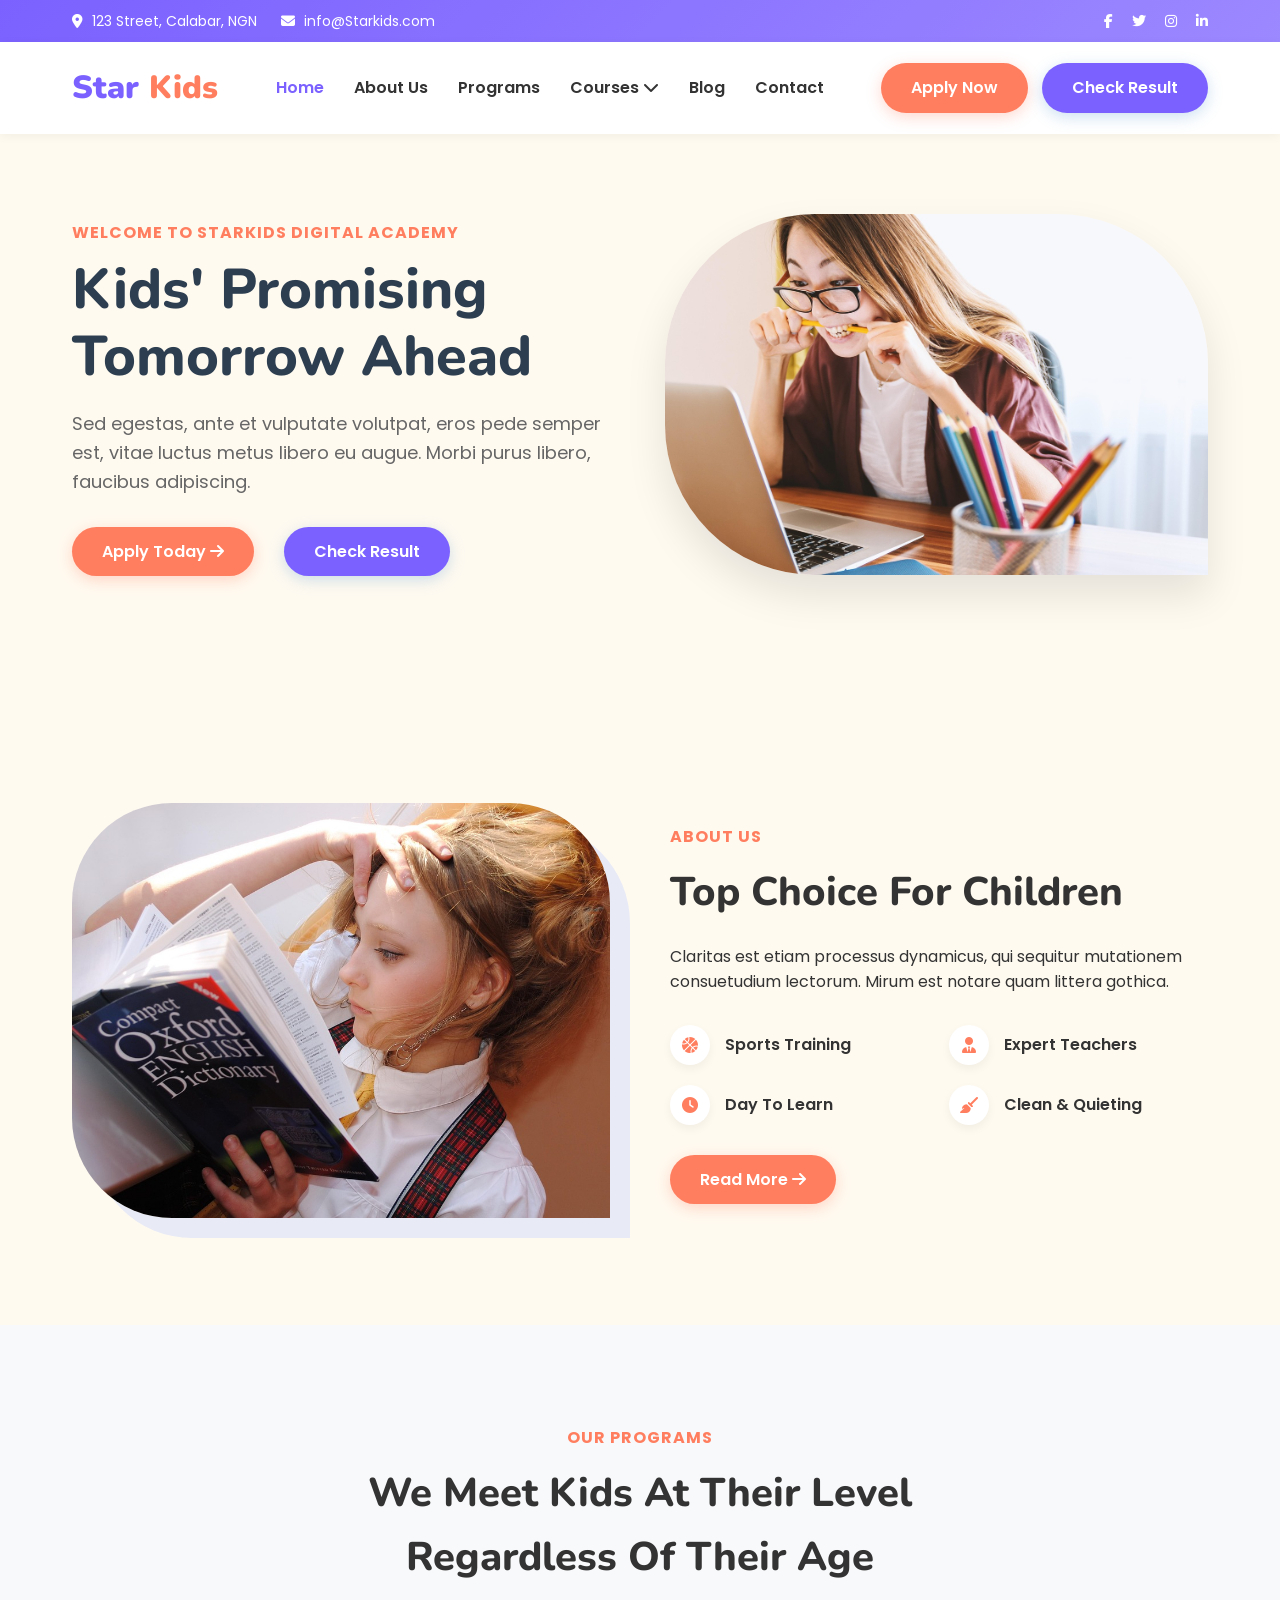
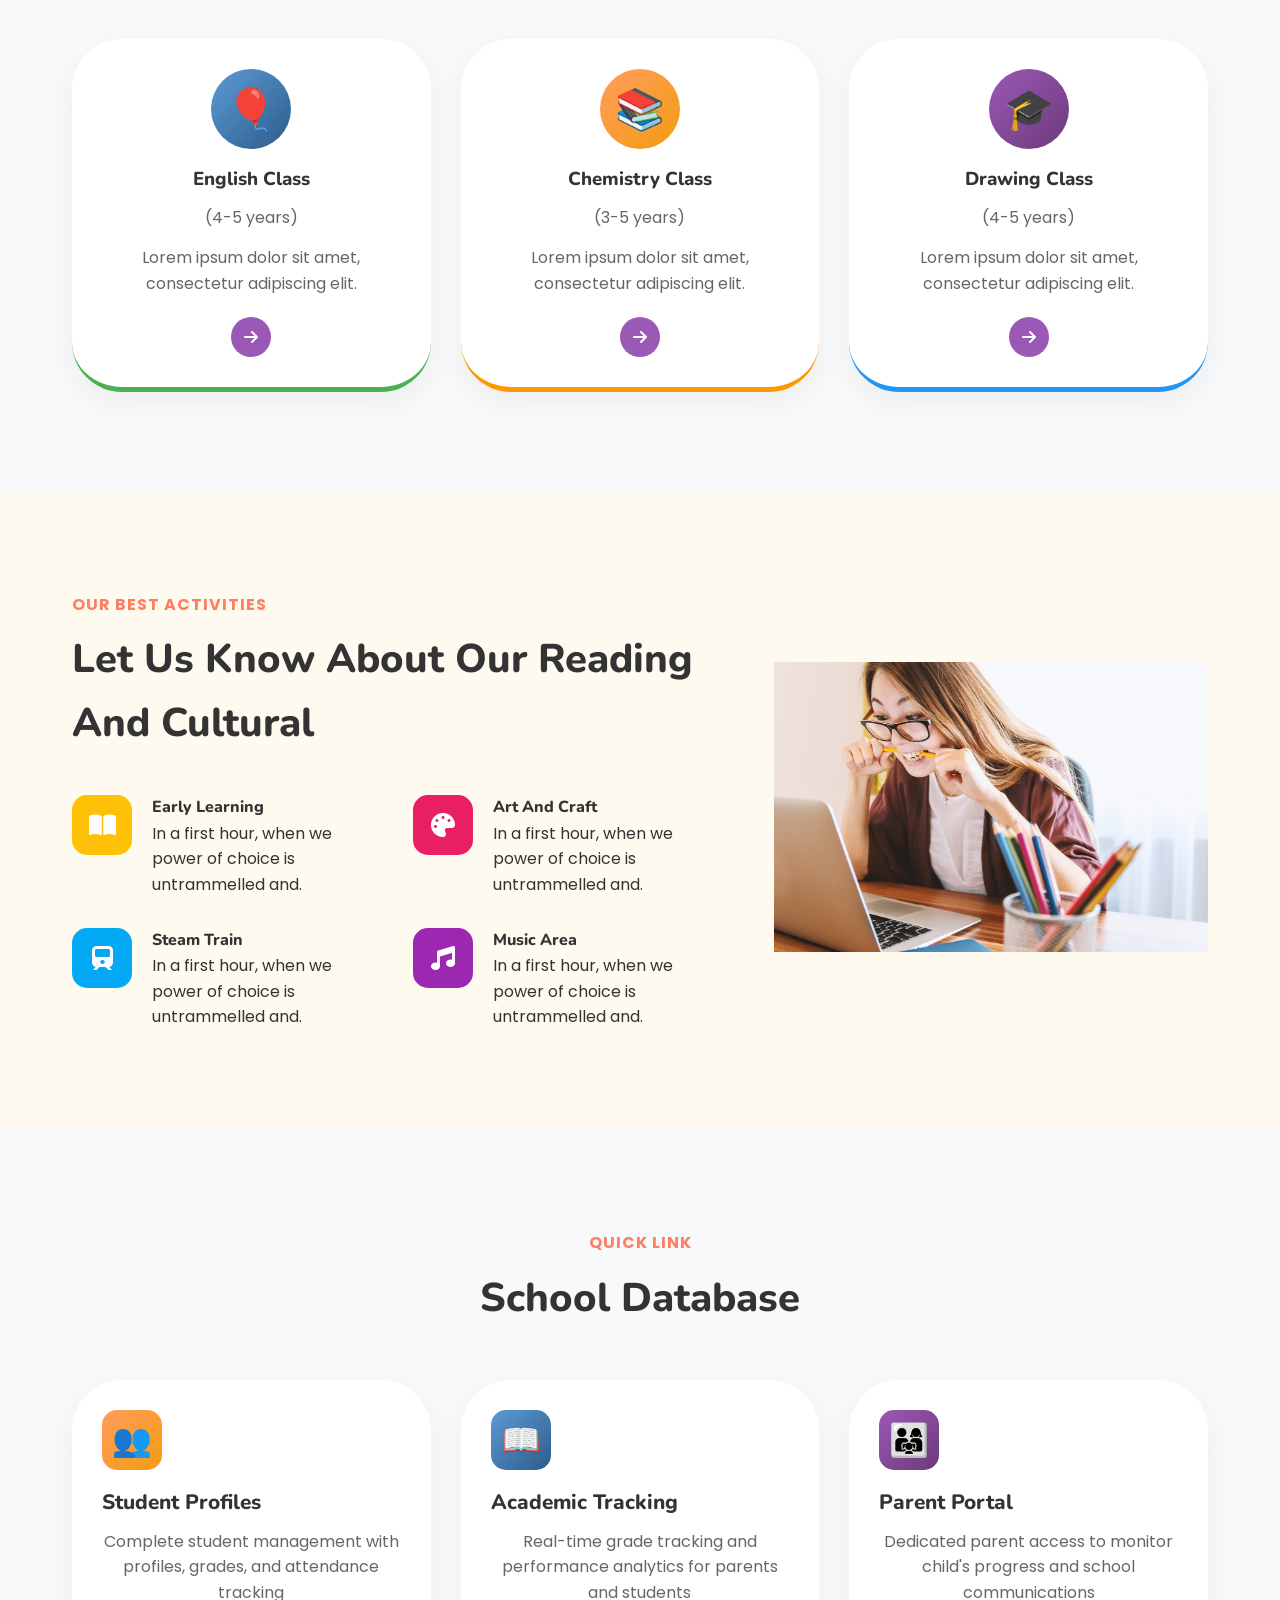
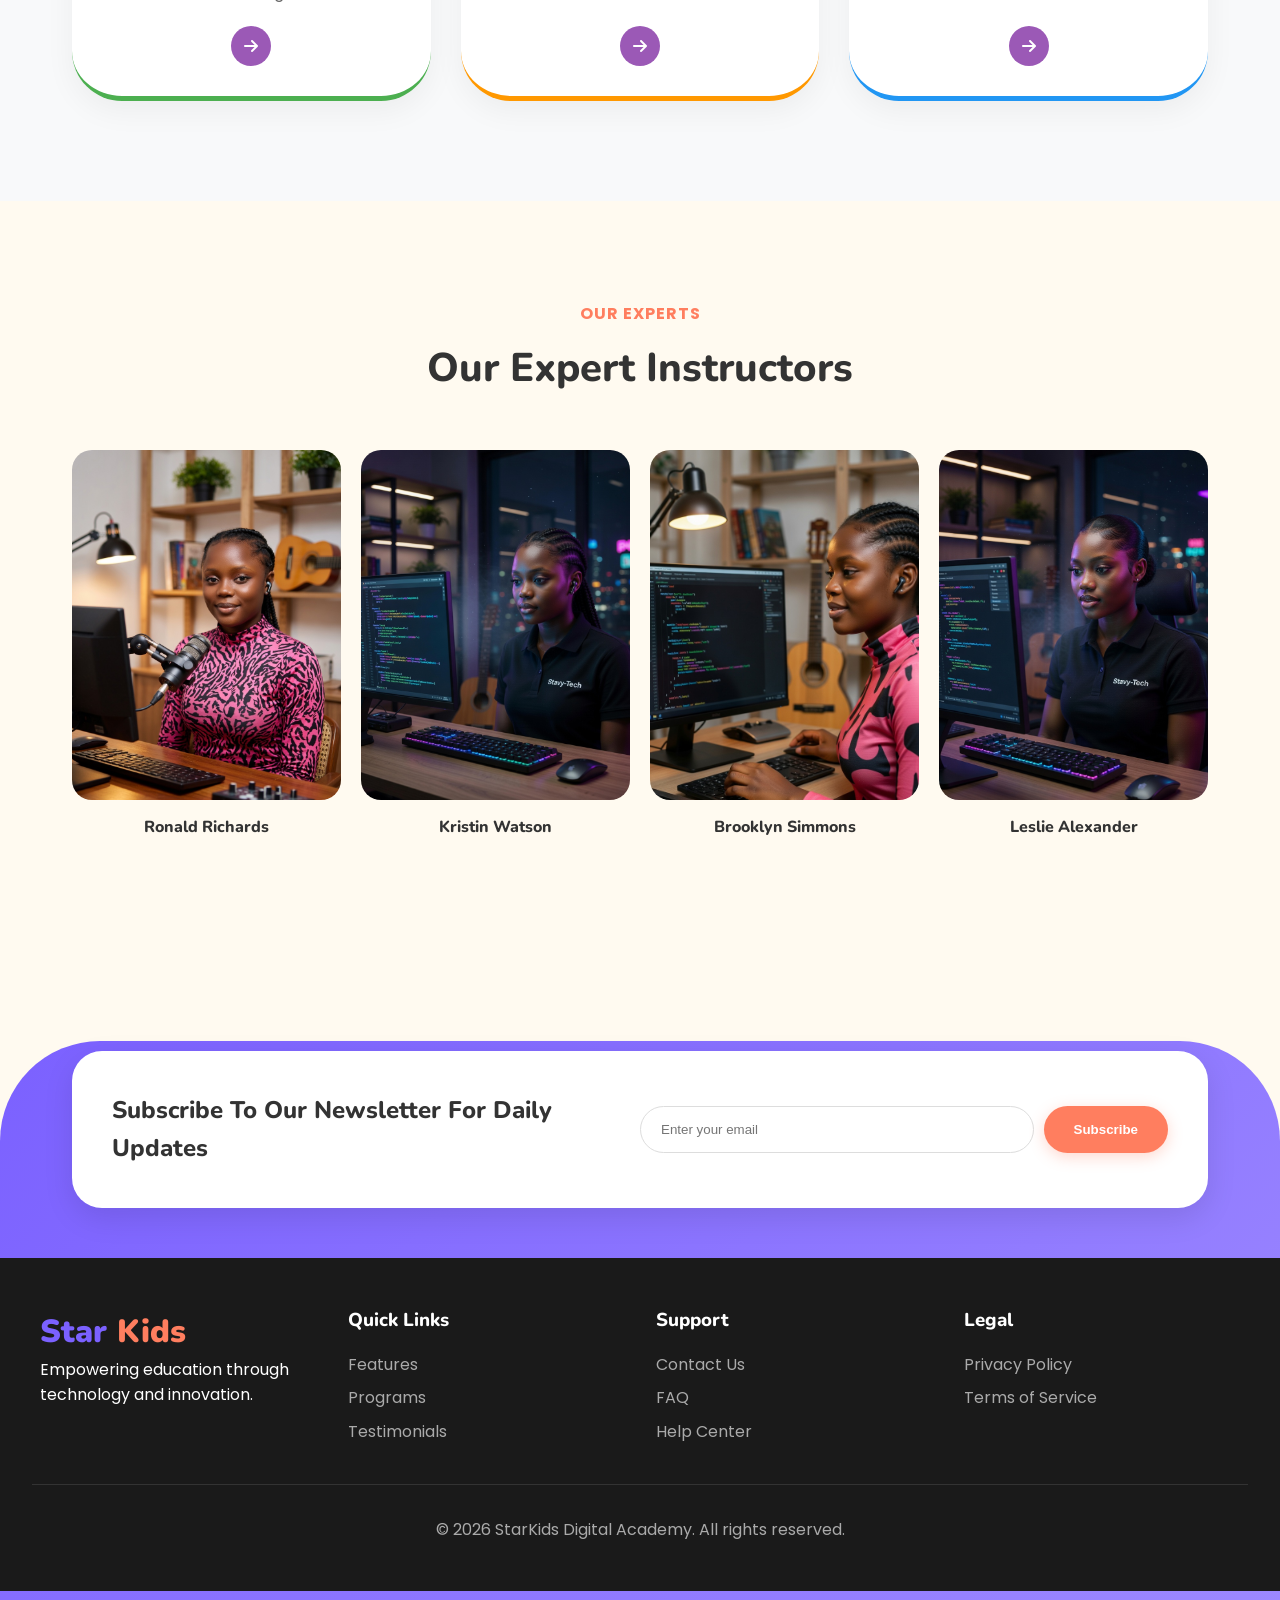
<file: index.html>
<!DOCTYPE html>
<html lang="en">
<head>
    <meta charset="UTF-8">
    <meta name="viewport" content="width=device-width, initial-scale=1.0">
    <title>StarKids - Digital Academy</title>
    <link rel="preconnect" href="https://fonts.googleapis.com">
    <link rel="preconnect" href="https://fonts.gstatic.com" crossorigin>
    <link href="https://fonts.googleapis.com/css2?family=Nunito:wght@400;600;700;800&family=Poppins:wght@400;500;600;700&display=swap" rel="stylesheet">
    <link rel="stylesheet" href="https://cdnjs.cloudflare.com/ajax/libs/font-awesome/6.4.0/css/all.min.css">
    <link rel="stylesheet" href="style.css">
</head>
<body>
    <!-- Top Bar -->
    <div class="top-bar">
        <div class="container">
            <div class="top-info">
                <span><i class="fas fa-map-marker-alt"></i> 123 Street, Calabar, NGN</span>
                <span><i class="fas fa-envelope"></i> info@Starkids.com</span>
            </div>
            <div class="top-social">
                <a href="#"><i class="fab fa-facebook-f"></i></a>
                <a href="#"><i class="fab fa-twitter"></i></a>
                <a href="#"><i class="fab fa-instagram"></i></a>
                <a href="#"><i class="fab fa-linkedin-in"></i></a>
            </div>
        </div>
    </div>

    <!-- Navbar -->
    <nav class="navbar">
        <div class="container">
            <a href="#" class="logo">
                Star<span>Kids</span>
            </a>
            <ul class="nav-links">
                <li><a href="#" class="active">Home</a></li>
                <li><a href="#">About Us</a></li>
                <li><a href="#">Programs</a></li>
                <li><a href="#">Courses <i class="fas fa-chevron-down"></i></a></li>
                <li><a href="#">Blog</a></li>
                <li><a href="#">Contact</a></li>

            </ul>
            <!-- <div class="nav-actions">
                <a href="register.html" class="btn btn-orange">Get Started <i class="fas fa-arrow-right"></i></a>
            </div> -->
            <div class="nav-actions">
   <a href="register.html" class="btn btn-orange">Apply Now</a>
   <a href="result-checker.html" class="btn btn-result">Check Result</a>
</div>
         
            <div class="mobile-menu-btn">
                <i class="fas fa-bars"></i>
            </div>
        </div>
    </nav>

    <!-- Hero Section -->
    <section class="hero">
        <div class="container">
            <div class="hero-content">
                <span class="subtitle">Welcome to StarKids Digital Academy</span>
                <h1>Kids' Promising Tomorrow Ahead</h1>
                <p>Sed egestas, ante et vulputate volutpat, eros pede semper est, vitae luctus metus libero eu augue. Morbi purus libero, faucibus adipiscing.</p>
                <div class="hero-btns">
                    <a href="register.html" class="btn btn-orange">Apply Today <i class="fas fa-arrow-right"></i></a>
                    <a href="result-checker.html" class="btn btn-result">Check Result</a>
                    <!-- <a href="#" class="play-btn"><i class="fas fa-play"></i> Play Video</a> -->
                </div>
            </div>
            <div class="hero-image">

                <img src="img/hero.jpg">
                <div class="shape-1"></div>
                <div class="shape-2"></div>
            </div>
        </div>
    </section>

    <!-- Features Section -->
    <section class="features">
        <div class="container">
            <div class="about-img">
                <img src="img/oxford.jpg" alt="Kids playing">
            </div>
            <div class="about-content">
                <span class="subtitle">About Us</span>
                <h2>Top Choice For Children</h2>
                <p>Claritas est etiam processus dynamicus, qui sequitur mutationem consuetudium lectorum. Mirum est notare quam littera gothica.</p>
                <div class="feature-list">
                    <div class="feature-item">
                        <div class="icon"><i class="fas fa-basketball-ball"></i></div>
                        <span>Sports Training</span>
                    </div>
                    <div class="feature-item">
                        <div class="icon"><i class="fas fa-user-tie"></i></div>
                        <span>Expert Teachers</span>
                    </div>
                    <div class="feature-item">
                        <div class="icon"><i class="fas fa-clock"></i></div>
                        <span>Day To Learn</span>
                    </div>
                    <div class="feature-item">
                        <div class="icon"><i class="fas fa-broom"></i></div>
                        <span>Clean & Quieting</span>
                    </div>
                </div>
                <a href="#" class="btn btn-orange">Read More <i class="fas fa-arrow-right"></i></a>
                 <!-- <a href="#" class="btn btn-result">Read More <i class="fas fa-arrow-right"></i></a> -->
            </div>
        </div>
    </section>

    <!-- Programs Section -->
    <section class="programs">
        <div class="container">
            <div class="section-header">
                <span class="subtitle">Our Programs</span>
                <h2>We Meet Kids At Their Level Regardless Of Their Age</h2>
            </div>
            <div class="program-cards">
                <div class="program-card card-green">
                    <div class="program-icon" style="background: linear-gradient(135deg, #5B9BD5, #2E5C8A); color: white;">🎈</div>
                    <!-- <div class="card-img">
                        <img src="assets/images/program-1.jpg" alt="English Class">
                    </div> -->
                    <h3>English Class</h3>
                    <p>(4-5 years)</p>
                    <p>Lorem ipsum dolor sit amet, consectetur adipiscing elit.</p>
                    <a href="#" class="arrow-btn"><i class="fas fa-arrow-right"></i></a>
                </div>
                <div class="program-card card-orange">
                    
                    <!-- <div class="card-img">
                        <img src="assets/images/program-1.jpg" alt="Chemistry Class">
                    </div> -->
                    <div class="program-icon" style="background: linear-gradient(135deg, #FF9D5C, #F39C12); color: white;">📚</div>
                    <h3>Chemistry Class</h3>
                    <p>(3-5 years)</p>
                    <p>Lorem ipsum dolor sit amet, consectetur adipiscing elit.</p>
                    <a href="#" class="arrow-btn"><i class="fas fa-arrow-right"></i></a>
                </div>
                <div class="program-card card-blue">
                    <!-- <div class="card-img">
                        <img src="assets/images/program-1.jpg" alt="Drawing Class">
                    </div> -->
                     <div class="program-icon" style="background: linear-gradient(135deg, #9B59B6, #6C3A7A); color: white;">🎓</div>
                    <h3>Drawing Class</h3>
                    <p>(4-5 years)</p>
                    <p>Lorem ipsum dolor sit amet, consectetur adipiscing elit.</p>
                    <a href="#" class="arrow-btn"><i class="fas fa-arrow-right"></i></a>
                </div>
            </div>
        </div>
    </section>

    <!-- Activities Section -->
    <section class="activities">
        <div class="container">
            <div class="activities-content">
                <span class="subtitle">Our Best Activities</span>
                <h2>Let Us Know About Our Reading And Cultural</h2>
                <div class="activity-grid">
                    <div class="activity-item">
                        <div class="icon bg-yellow"><i class="fas fa-book-open"></i></div>
                        <div>
                            <h4>Early Learning</h4>
                            <p>In a first hour, when we power of choice is untrammelled and.</p>
                        </div>
                    </div>
                    <div class="activity-item">
                        <div class="icon bg-pink"><i class="fas fa-palette"></i></div>
                        <div>
                            <h4>Art And Craft</h4>
                            <p>In a first hour, when we power of choice is untrammelled and.</p>
                        </div>
                    </div>
                    <div class="activity-item">
                        <div class="icon bg-blue"><i class="fas fa-train"></i></div>
                        <div>
                            <h4>Steam Train</h4>
                            <p>In a first hour, when we power of choice is untrammelled and.</p>
                        </div>
                    </div>
                    <div class="activity-item">
                        <div class="icon bg-purple"><i class="fas fa-music"></i></div>
                        <div>
                            <h4>Music Area</h4>
                            <p>In a first hour, when we power of choice is untrammelled and.</p>
                        </div>
                    </div>
                </div>
            </div>
            <div class="activities-img">
                <img src="img/hero.jpg" class="giraffe">
            </div>
        </div>
    </section>

      <!-- Programs Section -->
    <section class="programs">
        <div class="container">
            <div class="section-header">
                <span class="subtitle">Quick Link</span>
                <h2>School Database</h2>
            </div>
            <div class="program-cards">
                <div class="program-card card-green">
                   <div class="feature-icon" style="background: linear-gradient(135deg, #FF9D5C, #F39C12); color: white;">👥</div>
                    <!-- <div class="card-img">
                        <img src="assets/images/program-1.jpg" alt="English Class">
                    </div> -->
                   <h3 style="display: flex; align-items: end; font-size: 1.3rem;">Student Profiles</h3>
          <p style="display: flex; align-items: end;">Complete student management with profiles, grades, and attendance tracking</p>
                    <a href="#" class="arrow-btn"><i class="fas fa-arrow-right"></i></a>
                </div>
                <div class="program-card card-orange">
                    
                    <!-- <div class="card-img">
                        <img src="assets/images/program-1.jpg" alt="Chemistry Class">
                    </div> -->
                    <div class="feature-icon" style="background: linear-gradient(135deg, #5B9BD5, #2E5C8A); color: white;">📖</div>
                 <h3 style="display: flex; align-items: end; font-size: 1.3rem;">Academic Tracking</h3>
          <p style="display: flex; align-items: end;">Real-time grade tracking and performance analytics for parents and students</p>
                    <a href="#" class="arrow-btn"><i class="fas fa-arrow-right"></i></a>
                </div>
                <div class="program-card card-blue">
                    <!-- <div class="card-img">
                        <img src="assets/images/program-1.jpg" alt="Drawing Class">
                    </div> -->
                   <div class="feature-icon" style="background: linear-gradient(135deg, #9B59B6, #6C3A7A); color: white;">👨‍👩‍👧</div>
                    <h3 style="display: flex; align-items: end; font-size: 1.3rem;">Parent Portal</h3>
          <p style="display: flex; align-items: end;">Dedicated parent access to monitor child's progress and school communications</p>
                    <a href="#" class="arrow-btn"><i class="fas fa-arrow-right"></i></a>
                </div>
            </div>
        </div>
    </section>

    <!-- Instructors Section -->
    <section class="instructors">
        <div class="container">
            <div class="section-header">
                <span class="subtitle">Our Experts</span>
                <h2>Our Expert Instructors</h2>
            </div>
            <div class="instructor-grid">
                <div class="instructor-card">
                    <div class="instructor-img bg-blue">
                        <img src="img/instruct1.jpg" alt="Instructor">
                    </div>
                    <h4>Ronald Richards</h4>
                </div>
                <div class="instructor-card">
                    <div class="instructor-img bg-teal">
                        <img src="img/instruct4.jpg" alt="Instructor">
                    </div>
                    <h4>Kristin Watson</h4>
                </div>
                <div class="instructor-card">
                    <div class="instructor-img bg-pink">
                        <img src="img/instruct2.jpg" alt="Instructor">
                    </div>
                    <h4>Brooklyn Simmons</h4>
                </div>
                <div class="instructor-card">
                    <div class="instructor-img bg-purple">
                        <img src="img/instruct3.jpg" alt="Instructor">
                    </div>
                    <h4>Leslie Alexander</h4>
                </div>
            </div>
        </div>
    </section>

    <!-- newsletter -->
    <div class="news">
        <div class="container">
            <div class="newsletter">
                <h3>Subscribe To Our Newsletter For Daily Updates</h3>
                <form class="newsletter-form">
                    <input type="email" placeholder="Enter your email">
                    <button type="submit" class="btn btn-orange">Subscribe</button>
                </form>
            </div>
          
        </div>
    
        

        <!-- Footer -->
  <footer>
    <div class="footer-content">
      <div class="footer-section">
        <div class="logo"> 
        <div class="logo-icon">Star</div>
        <span>Kids</span>
      </div>
        <!-- <h3>About Us</h3> -->
        <p>Empowering education through technology and innovation.</p>
      </div>
      <div class="footer-section">
        <h3>Quick Links</h3>
        <a href="#features">Features</a>
        <a href="#programs">Programs</a>
        <a href="#testimonials">Testimonials</a>
      </div>
      <div class="footer-section">
        <h3>Support</h3>
        <a href="#">Contact Us</a>
        <a href="#">FAQ</a>
        <a href="#">Help Center</a>
      </div>
      <div class="footer-section">
        <h3>Legal</h3>
        <a href="#">Privacy Policy</a>
        <a href="#">Terms of Service</a>
      </div>
    </div>
    <div class="footer-bottom">
      <p>&copy; 2026 StarKids Digital Academy. All rights reserved.</p>
    </div>
  </footer>


    <script src="main.js"></script>
</body>
</html>
</file>
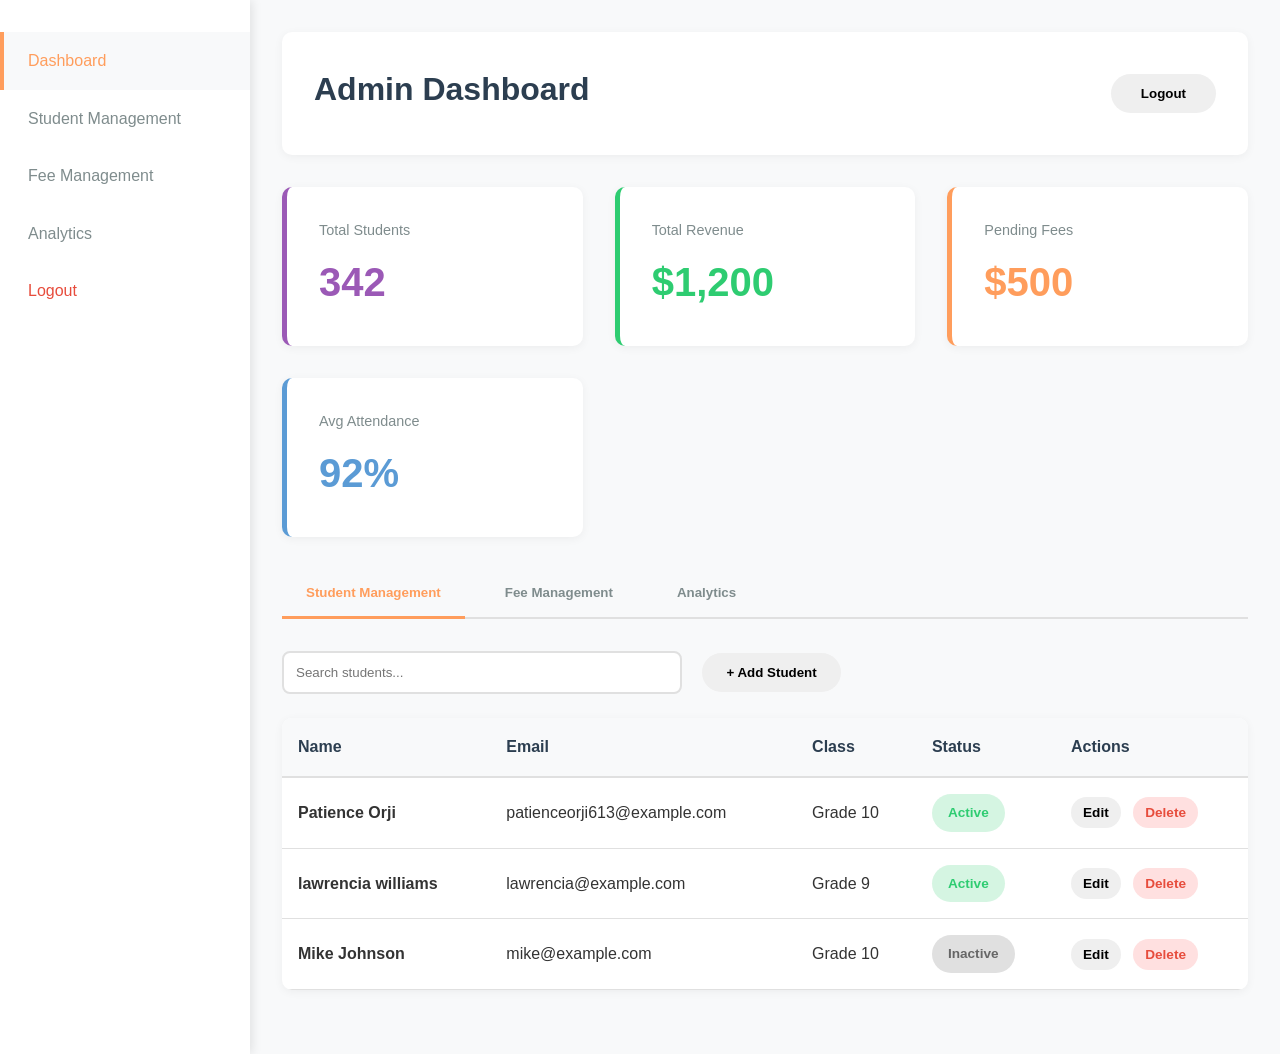
<file: admin-dashboard.html>
<!DOCTYPE html>
<html lang="en">
<head>
  <meta charset="UTF-8">
  <meta name="viewport" content="width=device-width, initial-scale=1.0">
  <title>Admin Dashboard - StarKids Academy</title>
  <link rel="stylesheet" href="style.css">
</head>
<body>
  <div class="dashboard">
    <!-- Sidebar -->
    <aside class="sidebar">
      <ul class="sidebar-menu">
        <li><a href="#" class="active">Dashboard</a></li>
        <li><a href="#" onclick="switchTab('students-tab')">Student Management</a></li>
        <li><a href="#" onclick="switchTab('fees-tab')">Fee Management</a></li>
        <li><a href="#" onclick="switchTab('analytics-tab')">Analytics</a></li>
        <li><a href="#" onclick="logout()" style="color: #E74C3C;">Logout</a></li>
      </ul>
    </aside>

    <!-- Main Content -->
    <div class="dashboard-content">
      <div class="dashboard-header">
        <div>
          <h1>Admin Dashboard</h1>
          <p id="userGreeting" style="color: var(--light-text); margin-top: 0.5rem;"></p>
        </div>
        <button class="btn btn-secondary" onclick="logout()">Logout</button>
      </div>

      <!-- Key Metrics -->
      <div class="stats-grid">
        <div class="stat-card purple">
          <div class="stat-label">Total Students</div>
          <div class="stat-value">342</div>
        </div>
        <div class="stat-card green">
          <div class="stat-label">Total Revenue</div>
          <div class="stat-value">$1,200</div>
        </div>
        <div class="stat-card">
          <div class="stat-label">Pending Fees</div>
          <div class="stat-value">$500</div>
        </div>
        <div class="stat-card blue">
          <div class="stat-label">Avg Attendance</div>
          <div class="stat-value">92%</div>
        </div>
      </div>

      <!-- Tabs -->
      <div class="tabs">
        <button class="tab-btn active" onclick="switchTab('students-tab')">Student Management</button>
        <button class="tab-btn" onclick="switchTab('fees-tab')">Fee Management</button>
        <button class="tab-btn" onclick="switchTab('analytics-tab')">Analytics</button>
      </div>

      <!-- Student Management Tab -->
      <div id="students-tab" class="tab-content active">
        <div style="margin-bottom: 1.5rem;">
          <input type="text" placeholder="Search students..." style="padding: 0.75rem; border: 2px solid var(--border-color); border-radius: 8px; width: 100%; max-width: 400px;">
          <button class="btn btn-primary" style="margin-left: 1rem; padding: 0.75rem 1.5rem;">+ Add Student</button>
        </div>
        <div class="table-container">
          <table>
            <thead>
              <tr>
                <th>Name</th>
                <th>Email</th>
                <th>Class</th>
                <th>Status</th>
                <th>Actions</th>
              </tr>
            </thead>
            <tbody>
              <tr>
                <td style="font-weight: 600;"> Patience Orji</td>
                <td>patienceorji613@example.com</td>
                <td>Grade 10</td>
                <td><span class="badge badge-success">Active</span></td>
                <td>
                  <button class="btn btn-secondary" style="padding: 0.5rem 0.75rem; font-size: 0.85rem; margin-right: 0.5rem;">Edit</button>
                  <button class="btn btn-secondary" style="padding: 0.5rem 0.75rem; font-size: 0.85rem; background-color: #FFE0E0; color: #E74C3C;">Delete</button>
                </td>
              </tr>
              <tr>
                <td style="font-weight: 600;"> lawrencia williams</td>
                <td>lawrencia@example.com</td>
                <td>Grade 9</td>
                <td><span class="badge badge-success">Active</span></td>
                <td>
                  <button class="btn btn-secondary" style="padding: 0.5rem 0.75rem; font-size: 0.85rem; margin-right: 0.5rem;">Edit</button>
                  <button class="btn btn-secondary" style="padding: 0.5rem 0.75rem; font-size: 0.85rem; background-color: #FFE0E0; color: #E74C3C;">Delete</button>
                </td>
              </tr>
              <tr>
                <td style="font-weight: 600;">Mike Johnson</td>
                <td>mike@example.com</td>
                <td>Grade 10</td>
                <td><span class="badge" style="background-color: #E0E0E0; color: #666;">Inactive</span></td>
                <td>
                  <button class="btn btn-secondary" style="padding: 0.5rem 0.75rem; font-size: 0.85rem; margin-right: 0.5rem;">Edit</button>
                  <button class="btn btn-secondary" style="padding: 0.5rem 0.75rem; font-size: 0.85rem; background-color: #FFE0E0; color: #E74C3C;">Delete</button>
                </td>
              </tr>
            </tbody>
          </table>
        </div>
      </div>

      <!-- Fee Management Tab -->
      <div id="fees-tab" class="tab-content">
        <div style="display: grid; grid-template-columns: repeat(auto-fit, minmax(250px, 1fr)); gap: 1.5rem; margin-bottom: 2rem;">
          <div style="padding: 1.5rem; background: linear-gradient(135deg, rgba(46, 204, 113, 0.1), rgba(39, 174, 96, 0.1)); border-radius: 10px; border: 2px solid var(--secondary-green);">
            <p style="color: var(--light-text); font-size: 0.9rem;">Total Collected</p>
            <p style="font-size: 2rem; font-weight: bold; color: var(--secondary-green);">$1,200</p>
          </div>
          <div style="padding: 1.5rem; background: linear-gradient(135deg, rgba(243, 156, 18, 0.1), rgba(230, 126, 34, 0.1)); border-radius: 10px; border: 2px solid var(--secondary-yellow);">
            <p style="color: var(--light-text); font-size: 0.9rem;">Pending Collection</p>
            <p style="font-size: 2rem; font-weight: bold; color: var(--secondary-yellow);">$500</p>
          </div>
          <div style="padding: 1.5rem; background: linear-gradient(135deg, rgba(91, 155, 213, 0.1), rgba(46, 92, 138, 0.1)); border-radius: 10px; border: 2px solid var(--primary-blue);">
            <p style="color: var(--light-text); font-size: 0.9rem;">Collection Rate</p>
            <p style="font-size: 2rem; font-weight: bold; color: var(--primary-blue);">70.6%</p>
          </div>
        </div>
        <div class="table-container">
          <table>
            <thead>
              <tr>
                <th>Student</th>
                <th>Fee Type</th>
                <th>Amount</th>
                <th>Status</th>
                <th>Date</th>
              </tr>
            </thead>
            <tbody>
              <tr>
                <td style="font-weight: 600;">John Doe</td>
                <td>Tuition</td>
                <td style="font-weight: 600;">$500</td>
                <td><span class="badge badge-success">Paid</span></td>
                <td>April 15, 2026</td>
              </tr>
              <tr>
                <td style="font-weight: 600;">Jane Smith</td>
                <td>Tuition</td>
                <td style="font-weight: 600;">$500</td>
                <td><span class="badge badge-warning">Pending</span></td>
                <td>May 1, 2026</td>
              </tr>
              <tr>
                <td style="font-weight: 600;">Mike Johnson</td>
                <td>Activity</td>
                <td style="font-weight: 600;">$100</td>
                <td><span class="badge badge-success">Paid</span></td>
                <td>April 10, 2026</td>
              </tr>
            </tbody>
          </table>
        </div>
        <button class="btn btn-primary" style="width: 100%; margin-top: 2rem; padding: 1rem;">Generate Fee Report</button>
      </div>

      <!-- Analytics Tab -->
      <div id="analytics-tab" class="tab-content">
        <div style="display: grid; grid-template-columns: 1fr 1fr; gap: 2rem;">
          <!-- Enrollment Trends -->
          <div style="padding: 2rem; background-color: var(--white); border-radius: 10px; box-shadow: 0 2px 10px rgba(0, 0, 0, 0.05);">
            <h3 style="color: var(--dark-text); margin-bottom: 1.5rem;">Enrollment Trends</h3>
            <div style="display: grid; gap: 1rem;">
              <div>
                <div style="display: flex; justify-content: space-between; margin-bottom: 0.5rem;">
                  <p style="color: var(--light-text);">Grade 10</p>
                  <p style="font-weight: 600; color: var(--dark-text);">85%</p>
                </div>
                <div style="width: 100%; height: 8px; background-color: var(--light-bg); border-radius: 4px; overflow: hidden;">
                  <div style="width: 85%; height: 100%; background: linear-gradient(90deg, var(--primary-blue), var(--primary-orange));"></div>
                </div>
              </div>
              <div>
                <div style="display: flex; justify-content: space-between; margin-bottom: 0.5rem;">
                  <p style="color: var(--light-text);">Grade 9</p>
                  <p style="font-weight: 600; color: var(--dark-text);">72%</p>
                </div>
                <div style="width: 100%; height: 8px; background-color: var(--light-bg); border-radius: 4px; overflow: hidden;">
                  <div style="width: 72%; height: 100%; background: linear-gradient(90deg, var(--primary-blue), var(--primary-orange));"></div>
                </div>
              </div>
              <div>
                <div style="display: flex; justify-content: space-between; margin-bottom: 0.5rem;">
                  <p style="color: var(--light-text);">Grade 8</p>
                  <p style="font-weight: 600; color: var(--dark-text);">68%</p>
                </div>
                <div style="width: 100%; height: 8px; background-color: var(--light-bg); border-radius: 4px; overflow: hidden;">
                  <div style="width: 68%; height: 100%; background: linear-gradient(90deg, var(--primary-blue), var(--primary-orange));"></div>
                </div>
              </div>
            </div>
          </div>

          <!-- Attendance Summary -->
          <div style="padding: 2rem; background-color: var(--white); border-radius: 10px; box-shadow: 0 2px 10px rgba(0, 0, 0, 0.05);">
            <h3 style="color: var(--dark-text); margin-bottom: 1.5rem;">Attendance Summary</h3>
            <div style="display: grid; grid-template-columns: 1fr 1fr; gap: 1rem;">
              <div style="padding: 1rem; background: linear-gradient(135deg, rgba(46, 204, 113, 0.1), rgba(39, 174, 96, 0.1)); border-radius: 8px; text-align: center;">
                <p style="font-size: 1.8rem; font-weight: bold; color: var(--secondary-green);">92%</p>
                <p style="color: var(--light-text); font-size: 0.9rem;">Present</p>
              </div>
              <div style="padding: 1rem; background: linear-gradient(135deg, rgba(231, 76, 60, 0.1), rgba(192, 57, 43, 0.1)); border-radius: 8px; text-align: center;">
                <p style="font-size: 1.8rem; font-weight: bold; color: #E74C3C;">5%</p>
                <p style="color: var(--light-text); font-size: 0.9rem;">Absent</p>
              </div>
              <div style="padding: 1rem; background: linear-gradient(135deg, rgba(243, 156, 18, 0.1), rgba(230, 126, 34, 0.1)); border-radius: 8px; text-align: center;">
                <p style="font-size: 1.8rem; font-weight: bold; color: var(--secondary-yellow);">2%</p>
                <p style="color: var(--light-text); font-size: 0.9rem;">Late</p>
              </div>
              <div style="padding: 1rem; background: linear-gradient(135deg, rgba(91, 155, 213, 0.1), rgba(46, 92, 138, 0.1)); border-radius: 8px; text-align: center;">
                <p style="font-size: 1.8rem; font-weight: bold; color: var(--primary-blue);">1%</p>
                <p style="color: var(--light-text); font-size: 0.9rem;">Excused</p>
              </div>
            </div>
          </div>
        </div>
      </div>
    </div>
  </div>

  <script src="app.js"></script>
  <script>
    window.addEventListener('DOMContentLoaded', function() {
      const user = getCurrentUser();
      if (user) {
        document.getElementById('userGreeting').textContent = `Welcome, ${user.name}!`;
      }
    });
  </script>
</body>
</html>
</file>
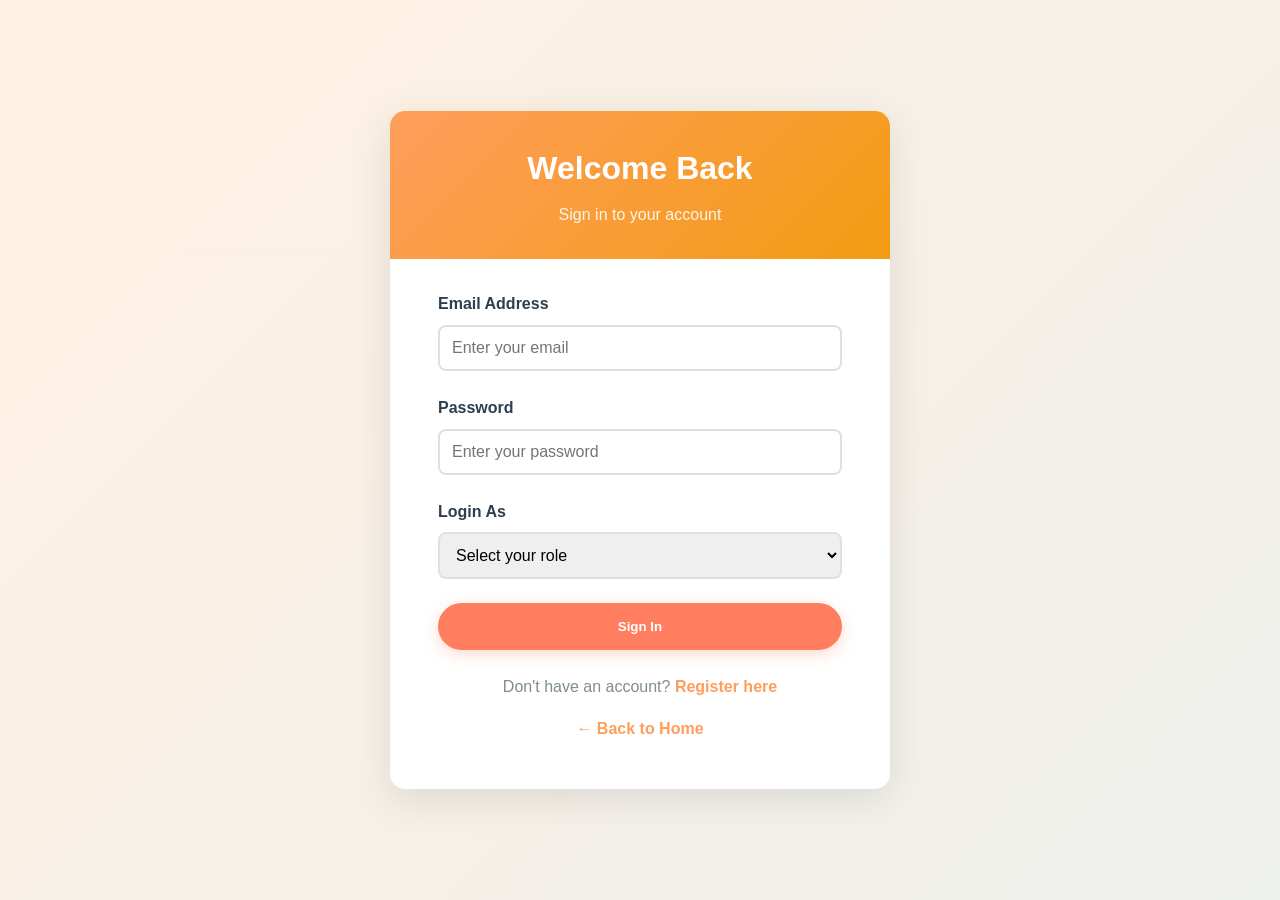
<file: login.html>
<!DOCTYPE html>
<html lang="en">
<head>
  <meta charset="UTF-8">
  <meta name="viewport" content="width=device-width, initial-scale=1.0">
  <title>Login - StarKids Digital Academy</title>
  <link rel="stylesheet" href="style.css">
</head>
<body>
  <div class="auth-container">
    <div class="auth-box">
      <div class="auth-header">
        <h2>Welcome Back</h2>
        <p>Sign in to your account</p>
      </div>
      
      <form id="loginForm" onsubmit="handleLogin(event)">
        <div class="form-group">
          <label for="email">Email Address</label>
          <input type="email" id="email" name="email" required placeholder="Enter your email">
        </div>

        <div class="form-group">
          <label for="password">Password</label>
          <input type="password" id="password" name="password" required placeholder="Enter your password">
        </div>

        <div class="form-group">
          <label for="role">Login As</label>
          <select id="role" name="role" required>
            <option value="">Select your role</option>
            <option value="student">Student</option>
            <option value="parent">Parent</option>
            <option value="teacher">Teacher</option>
            <option value="admin">Administrator</option>
          </select>
        </div>

        <div id="errorMessage" class="error hidden"></div>

        <button type="submit" class="btn btn-orange" style="width: 100%; padding: 1rem;">Sign In</button>
      </form>

      <p style="text-align: center; margin-top: 1.5rem; color: var(--light-text);">
        Don't have an account? <a href="register.html" style="color: var(--primary-orange); font-weight: 600; text-decoration: none;">Register here</a>
      </p>

      <p style="text-align: center; margin-top: 1rem; color: var(--light-text);">
        <a href="index.html" style="color: var(--primary-orange); font-weight: 600; text-decoration: none;">← Back to Home</a>
      </p>
    </div>
  </div>

  <script src="app.js"></script>
  <script>
    function handleLogin(event) {
      event.preventDefault();
      
      const email = document.getElementById('email').value;
      const password = document.getElementById('password').value;
      const role = document.getElementById('role').value;
      const errorDiv = document.getElementById('errorMessage');

      if (!email || !password || !role) {
        errorDiv.textContent = 'Please fill in all fields';
        errorDiv.classList.remove('hidden');
        return;
      }

      // Mock login
      const user = login(email, password, role);
      
      if (user) {
        errorDiv.classList.add('hidden');
        
        // Redirect based on role
        const redirects = {
          'student': 'student-dashboard.html',
          'parent': 'parent-dashboard.html',
          'teacher': 'teacher-dashboard.html',
          'admin': 'admin-dashboard.html'
        };
        
        window.location.href = redirects[role] || 'index.html';
      } else {
        errorDiv.textContent = 'Login failed. Please try again.';
        errorDiv.classList.remove('hidden');
      }
    }
  </script>
</body>
</html>
</file>
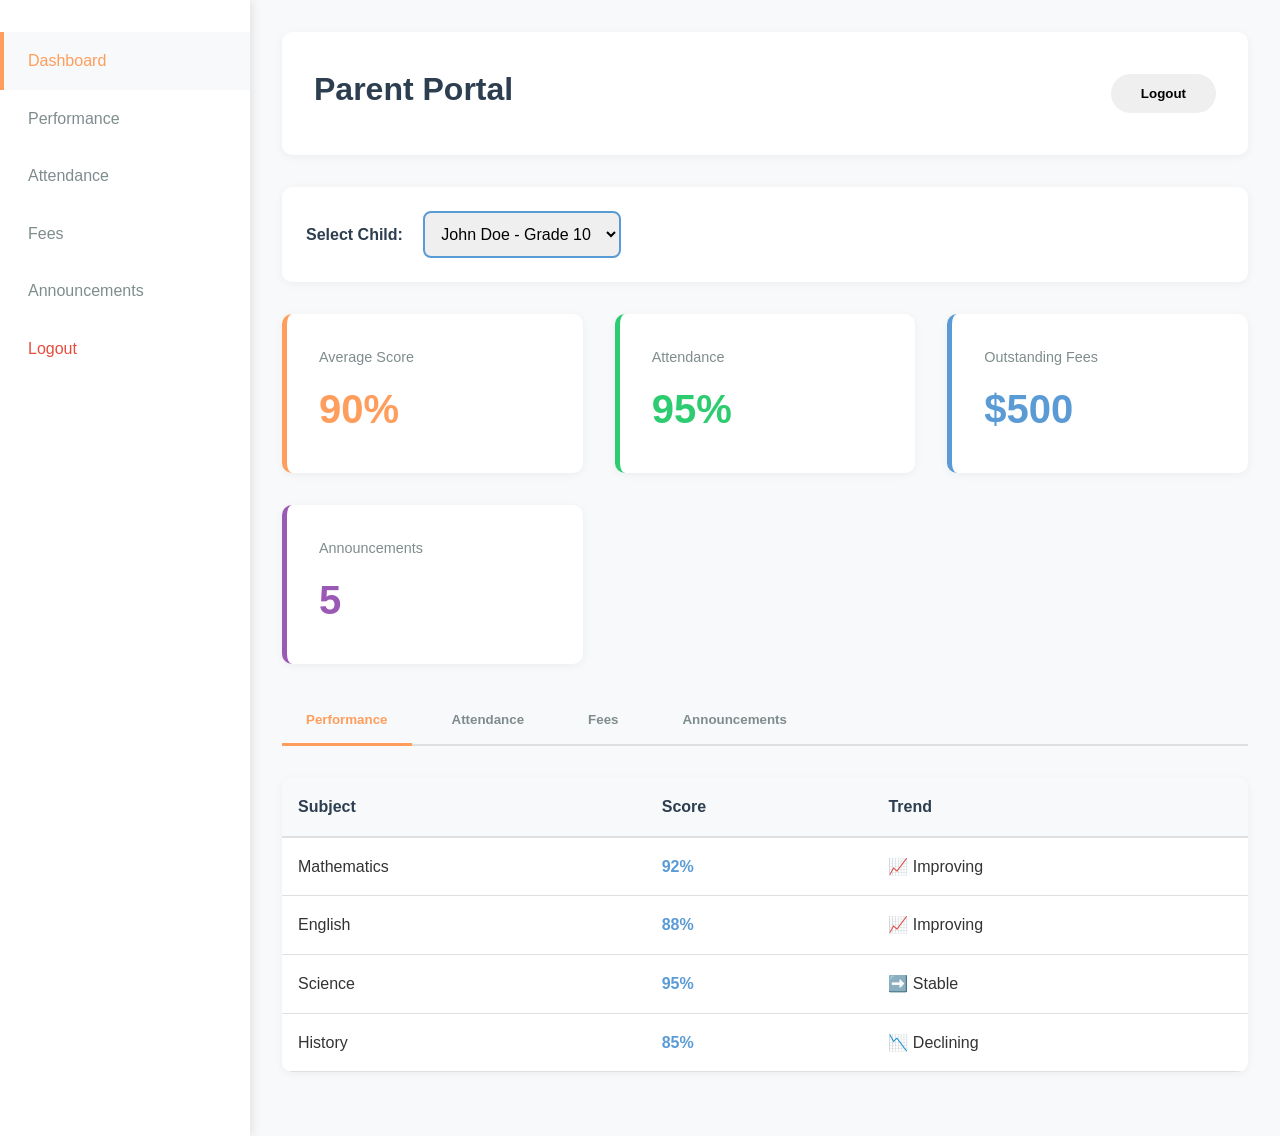
<file: parent-dashboard.html>
<!DOCTYPE html>
<html lang="en">
<head>
  <meta charset="UTF-8">
  <meta name="viewport" content="width=device-width, initial-scale=1.0">
  <title>Parent Dashboard - StarKids Academy</title>
  <link rel="stylesheet" href="style.css">
</head>
<body>
  <div class="dashboard">
    <!-- Sidebar -->
    <aside class="sidebar">
      <ul class="sidebar-menu">
        <li><a href="#" class="active">Dashboard</a></li>
        <li><a href="#" onclick="switchTab('performance-tab')">Performance</a></li>
        <li><a href="#" onclick="switchTab('attendance-tab')">Attendance</a></li>
        <li><a href="#" onclick="switchTab('fees-tab')">Fees</a></li>
        <li><a href="#" onclick="switchTab('announcements-tab')">Announcements</a></li>
        <li><a href="#" onclick="logout()" style="color: #E74C3C;">Logout</a></li>
      </ul>
    </aside>

    <!-- Main Content -->
    <div class="dashboard-content">
      <div class="dashboard-header">
        <div>
          <h1>Parent Portal</h1>
          <p id="userGreeting" style="color: var(--light-text); margin-top: 0.5rem;"></p>
        </div>
        <button class="btn btn-primary" onclick="logout()">Logout</button>
      </div>

      <!-- Child Selection -->
      <div class="table-container">
        <div style="padding: 1.5rem;">
          <label style="font-weight: 600; color: var(--dark-text); margin-right: 1rem;">Select Child:</label>
          <select id="childSelect" style="padding: 0.75rem; border: 2px solid var(--primary-blue); border-radius: 8px; font-size: 1rem; cursor: pointer;">
            <option value="1">John Doe - Grade 10</option>
            <option value="2">Jane Doe - Grade 8</option>
          </select>
        </div>
      </div>

      <!-- Stats -->
      <div class="stats-grid">
        <div class="stat-card">
          <div class="stat-label">Average Score</div>
          <div class="stat-value">90%</div>
        </div>
        <div class="stat-card green">
          <div class="stat-label">Attendance</div>
          <div class="stat-value">95%</div>
        </div>
        <div class="stat-card blue">
          <div class="stat-label">Outstanding Fees</div>
          <div class="stat-value">$500</div>
        </div>
        <div class="stat-card purple">
          <div class="stat-label">Announcements</div>
          <div class="stat-value">5</div>
        </div>
      </div>

      <!-- Tabs -->
      <div class="tabs">
        <button class="tab-btn active" onclick="switchTab('performance-tab')">Performance</button>
        <button class="tab-btn" onclick="switchTab('attendance-tab')">Attendance</button>
        <button class="tab-btn" onclick="switchTab('fees-tab')">Fees</button>
        <button class="tab-btn" onclick="switchTab('announcements-tab')">Announcements</button>
      </div>

      <!-- Performance Tab -->
      <div id="performance-tab" class="tab-content active">
        <div class="table-container">
          <table>
            <thead>
              <tr>
                <th>Subject</th>
                <th>Score</th>
                <th>Trend</th>
              </tr>
            </thead>
            <tbody>
              <tr>
                <td>Mathematics</td>
                <td style="font-weight: 600; color: var(--primary-blue);">92%</td>
                <td>📈 Improving</td>
              </tr>
              <tr>
                <td>English</td>
                <td style="font-weight: 600; color: var(--primary-blue);">88%</td>
                <td>📈 Improving</td>
              </tr>
              <tr>
                <td>Science</td>
                <td style="font-weight: 600; color: var(--primary-blue);">95%</td>
                <td>➡️ Stable</td>
              </tr>
              <tr>
                <td>History</td>
                <td style="font-weight: 600; color: var(--primary-blue);">85%</td>
                <td>📉 Declining</td>
              </tr>
            </tbody>
          </table>
        </div>
      </div>

      <!-- Attendance Tab -->
      <div id="attendance-tab" class="tab-content">
        <div style="display: grid; grid-template-columns: repeat(auto-fit, minmax(200px, 1fr)); gap: 1rem; margin-bottom: 2rem;">
          <div style="padding: 1.5rem; background: linear-gradient(135deg, rgba(46, 204, 113, 0.1), rgba(39, 174, 96, 0.1)); border-radius: 10px; border: 2px solid var(--secondary-green); text-align: center;">
            <p style="font-size: 2rem; font-weight: bold; color: var(--secondary-green);">45</p>
            <p style="color: var(--light-text);">Present</p>
          </div>
          <div style="padding: 1.5rem; background: linear-gradient(135deg, rgba(231, 76, 60, 0.1), rgba(192, 57, 43, 0.1)); border-radius: 10px; border: 2px solid #E74C3C; text-align: center;">
            <p style="font-size: 2rem; font-weight: bold; color: #E74C3C;">2</p>
            <p style="color: var(--light-text);">Absent</p>
          </div>
          <div style="padding: 1.5rem; background: linear-gradient(135deg, rgba(243, 156, 18, 0.1), rgba(230, 126, 34, 0.1)); border-radius: 10px; border: 2px solid var(--secondary-yellow); text-align: center;">
            <p style="font-size: 2rem; font-weight: bold; color: var(--secondary-yellow);">3</p>
            <p style="color: var(--light-text);">Late</p>
          </div>
          <div style="padding: 1.5rem; background: linear-gradient(135deg, rgba(91, 155, 213, 0.1), rgba(46, 92, 138, 0.1)); border-radius: 10px; border: 2px solid var(--primary-blue); text-align: center;">
            <p style="font-size: 2rem; font-weight: bold; color: var(--primary-blue);">50</p>
            <p style="color: var(--light-text);">Total Days</p>
          </div>
        </div>
      </div>

      <!-- Fees Tab -->
      <div id="fees-tab" class="tab-content">
        <div style="display: grid; gap: 1.5rem;">
          <div style="padding: 1.5rem; background: linear-gradient(135deg, rgba(243, 156, 18, 0.1), rgba(230, 126, 34, 0.1)); border-radius: 10px; border: 2px solid var(--secondary-yellow);">
            <div style="display: flex; justify-content: space-between; align-items: center; margin-bottom: 1rem;">
              <h3 style="color: var(--dark-text);">Tuition Fee</h3>
              <span class="badge badge-warning">Pending</span>
            </div>
            <p style="font-size: 1.5rem; font-weight: bold; color: var(--secondary-yellow); margin-bottom: 0.5rem;">$500</p>
            <p style="color: var(--light-text); font-size: 0.9rem;">Due: May 1, 2026</p>
          </div>
          <div style="padding: 1.5rem; background: linear-gradient(135deg, rgba(46, 204, 113, 0.1), rgba(39, 174, 96, 0.1)); border-radius: 10px; border: 2px solid var(--secondary-green);">
            <div style="display: flex; justify-content: space-between; align-items: center; margin-bottom: 1rem;">
              <h3 style="color: var(--dark-text);">Activity Fee</h3>
              <span class="badge badge-success">Paid</span>
            </div>
            <p style="font-size: 1.5rem; font-weight: bold; color: var(--secondary-green); margin-bottom: 0.5rem;">$100</p>
            <p style="color: var(--light-text); font-size: 0.9rem;">Paid: April 15, 2026</p>
          </div>
          <div style="padding: 1.5rem; background: linear-gradient(135deg, rgba(46, 204, 113, 0.1), rgba(39, 174, 96, 0.1)); border-radius: 10px; border: 2px solid var(--secondary-green);">
            <div style="display: flex; justify-content: space-between; align-items: center; margin-bottom: 1rem;">
              <h3 style="color: var(--dark-text);">Library Fee</h3>
              <span class="badge badge-success">Paid</span>
            </div>
            <p style="font-size: 1.5rem; font-weight: bold; color: var(--secondary-green); margin-bottom: 0.5rem;">$50</p>
            <p style="color: var(--light-text); font-size: 0.9rem;">Paid: April 10, 2026</p>
          </div>
        </div>
        <button class="btn btn-primary" style="width: 100%; margin-top: 2rem; padding: 1rem;">Pay Fees Online</button>
      </div>

      <!-- Announcements Tab -->
      <div id="announcements-tab" class="tab-content">
        <div style="display: grid; gap: 1.5rem;">
          <div style="padding: 1.5rem; background: linear-gradient(135deg, rgba(155, 89, 182, 0.1), rgba(108, 58, 122, 0.1)); border-radius: 10px; border-left: 4px solid var(--primary-purple);">
            <div style="display: flex; justify-content: space-between; margin-bottom: 0.5rem;">
              <h3 style="color: var(--dark-text);">School Holiday</h3>
              <span style="color: var(--light-text); font-size: 0.9rem;">April 20, 2026</span>
            </div>
            <p style="color: var(--light-text);">School will be closed on April 25-26</p>
          </div>
          <div style="padding: 1.5rem; background: linear-gradient(135deg, rgba(155, 89, 182, 0.1), rgba(108, 58, 122, 0.1)); border-radius: 10px; border-left: 4px solid var(--primary-purple);">
            <div style="display: flex; justify-content: space-between; margin-bottom: 0.5rem;">
              <h3 style="color: var(--dark-text);">Sports Day</h3>
              <span style="color: var(--light-text); font-size: 0.9rem;">April 19, 2026</span>
            </div>
            <p style="color: var(--light-text);">Annual sports day on May 1st</p>
          </div>
          <div style="padding: 1.5rem; background: linear-gradient(135deg, rgba(155, 89, 182, 0.1), rgba(108, 58, 122, 0.1)); border-radius: 10px; border-left: 4px solid var(--primary-purple);">
            <div style="display: flex; justify-content: space-between; margin-bottom: 0.5rem;">
              <h3 style="color: var(--dark-text);">Parent-Teacher Meeting</h3>
              <span style="color: var(--light-text); font-size: 0.9rem;">April 18, 2026</span>
            </div>
            <p style="color: var(--light-text);">Scheduled for May 5th</p>
          </div>
        </div>
      </div>
    </div>
  </div>

  <script src="app.js"></script>
  <script>
    window.addEventListener('DOMContentLoaded', function() {
      const user = getCurrentUser();
      if (user) {
        document.getElementById('userGreeting').textContent = `Welcome, ${user.name}!`;
      }
    });
  </script>
</body>
</html>
</file>
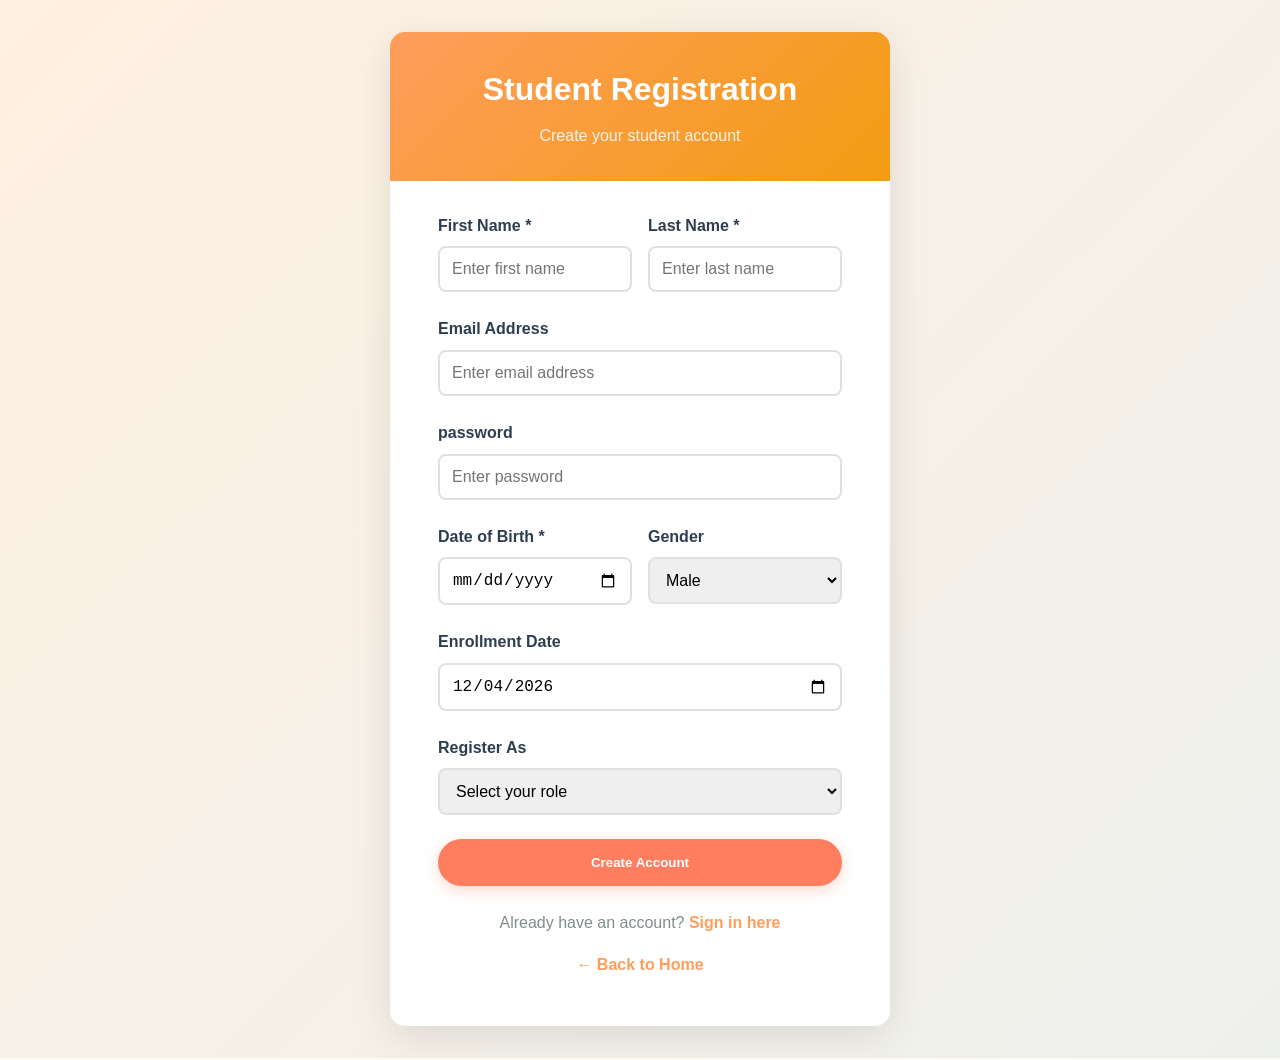
<file: register.html>
<!DOCTYPE html>
<html lang="en">
<head>
  <meta charset="UTF-8">
  <meta name="viewport" content="width=device-width, initial-scale=1.0">
  <title>Student Registration - StarKids Digital Academy</title>
  <link rel="stylesheet" href="style.css">
</head>
<body>
  <div class="auth-container">
    <div class="auth-box">
      <div class="auth-header">
        <h2>Student Registration</h2>
        <p>Create your student account</p>
      </div>
      
      <form id="registerForm" onsubmit="handleRegister(event)">
        <div style="display: grid; grid-template-columns: 1fr 1fr; gap: 1rem;">
          <div class="form-group">
            <label for="firstName">First Name *</label>
            <input type="text" id="firstName" name="firstName" required placeholder="Enter first name">
          </div>
          <div class="form-group">
            <label for="lastName">Last Name *</label>
            <input type="text" id="lastName" name="lastName" required placeholder="Enter last name">
          </div>
        </div>

        <div class="form-group">
          <label for="email">Email Address</label>
          <input type="email" id="email" name="email" placeholder="Enter email address">
        </div>

         <div class="form-group">
          <label for="password">password</label>
          <input type="password" id="email" name="password" placeholder="Enter password">
        </div>

        <div style="display: grid; grid-template-columns: 1fr 1fr; gap: 1rem;">
          <div class="form-group">
            <label for="dateOfBirth">Date of Birth *</label>
            <input type="date" id="dateOfBirth" name="dateOfBirth" required>
          </div>
          <div class="form-group">
            <label for="gender">Gender</label>
            <select id="gender" name="gender">
              <option value="male">Male</option>
              <option value="female">Female</option>
              <option value="other">Other</option>
            </select>
          </div>
        </div>

        <div class="form-group">
          <label for="enrollmentDate">Enrollment Date</label>
          <input type="date" id="enrollmentDate" name="enrollmentDate">
        </div>

        <div id="errorMessage" class="error hidden"></div>
        <div id="successMessage" class="success hidden"></div>

        
        <div class="form-group">
          <label for="role">Register As</label>
          <select id="role" name="role" required>
            <option value="">Select your role</option>
            <option value="student">Student</option>
            <option value="parent">Parent</option>
            <option value="teacher">Teacher</option>
            <option value="admin">Administrator</option>
          </select>
        </div>

        <button type="submit" class="btn btn-orange" style="width: 100%; padding: 1rem;">Create Account</button>
      </form>

      <p style="text-align: center; margin-top: 1.5rem; color: var(--light-text);">
        Already have an account? <a href="login.html" style="color: var(--primary-orange); font-weight: 600; text-decoration: none;">Sign in here</a>
      </p>

      <p style="text-align: center; margin-top: 1rem; color: var(--light-text);">
        <a href="index.html" style="color: var(--primary-orange); font-weight: 600; text-decoration: none;">← Back to Home</a>
      </p>
    </div>
  </div>

  <script src="app.js"></script>
  <script>
    // Set today's date as default for enrollment date
    document.getElementById('enrollmentDate').valueAsDate = new Date();

    function handleRegister(event) {
      event.preventDefault();
      
      const firstName = document.getElementById('firstName').value;
      const lastName = document.getElementById('lastName').value;
      const email = document.getElementById('email').value;
      const dateOfBirth = document.getElementById('dateOfBirth').value;
      const gender = document.getElementById('gender').value;
      const enrollmentDate = document.getElementById('enrollmentDate').value;
      
      const errorDiv = document.getElementById('errorMessage');
      const successDiv = document.getElementById('successMessage');

      if (!firstName || !lastName || !dateOfBirth) {
        errorDiv.textContent = 'Please fill in all required fields';
        errorDiv.classList.remove('hidden');
        successDiv.classList.add('hidden');
        return;
      }

      // Create new student
      const newStudent = {
        id: AppState.students.length + 1,
        name: `${firstName} ${lastName}`,
        email: email || `${firstName.toLowerCase()}@school.com`,
        class: 'Grade 10',
        dob: dateOfBirth,
        gender: gender,
        status: 'active',
        enrollmentDate: enrollmentDate
      };

      AppState.students.push(newStudent);
      AppState.saveToLocalStorage();

      // Create login user
      const user = login(newStudent.email, 'password123', 'student');
      
      if (user) {
        errorDiv.classList.add('hidden');
        successDiv.textContent = 'Registration successful! Redirecting to your dashboard...';
        successDiv.classList.remove('hidden');
        
        setTimeout(() => {
          window.location.href = 'student-dashboard.html';
        }, 2000);
      } else {
        errorDiv.textContent = 'Registration failed. Please try again.';
        errorDiv.classList.remove('hidden');
        successDiv.classList.add('hidden');
      }
    }
  </script>
</body>
</html>
</file>
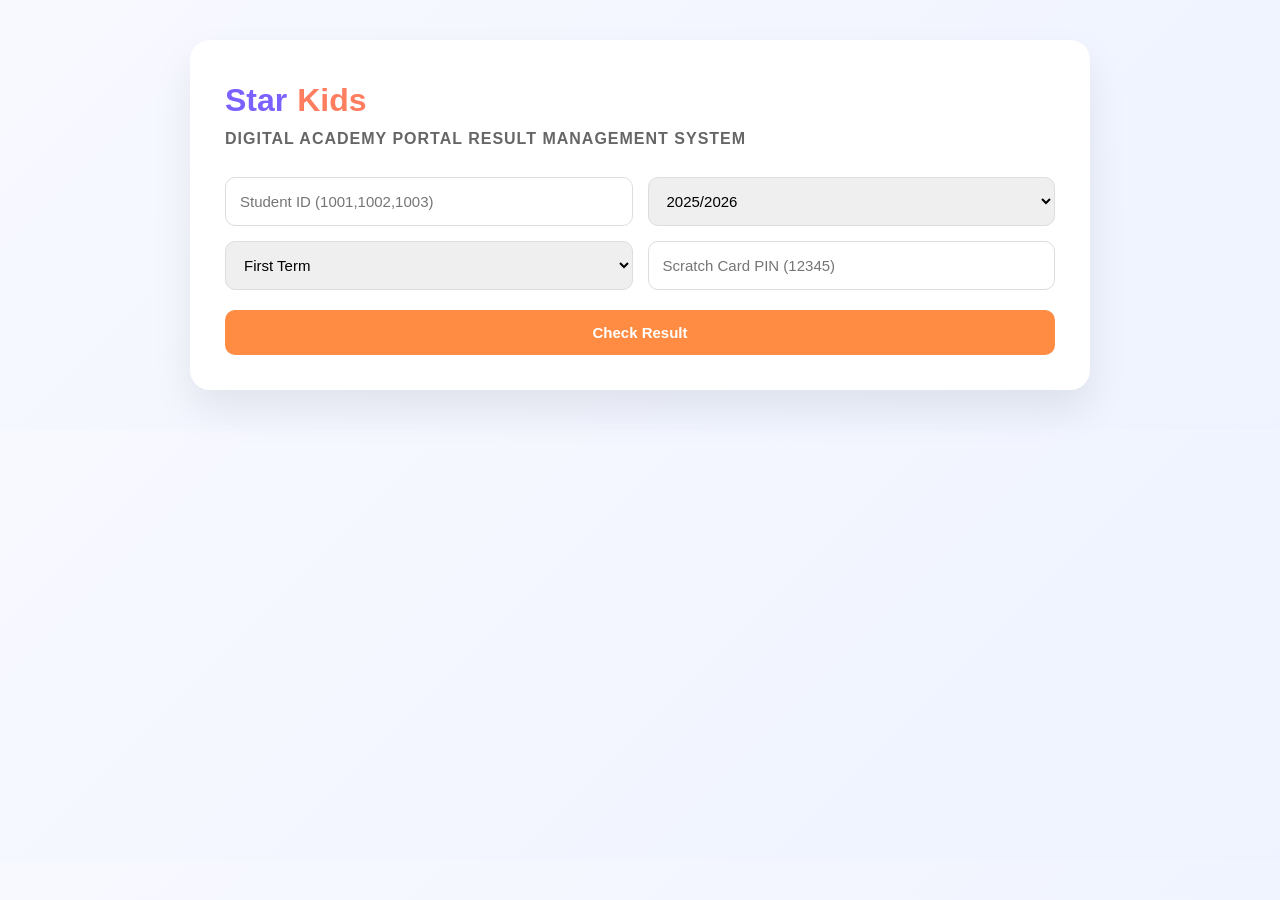
<file: result-checker.html>
<!DOCTYPE html>
<html lang="en">
<head>
  <meta charset="UTF-8" />
  <meta name="viewport" content="width=device-width, initial-scale=1.0" />
  <title> StarKids Result Checker</title>
  <link rel="stylesheet" href="style.css">
  <style>
    body {
      font-family: Arial, sans-serif;
      background: linear-gradient(135deg, #f8f9ff, #eef3ff);
      margin: 0;
      padding: 40px;
    }

    .container {
      max-width: 900px;
      margin: auto;
      background: white;
      padding: 35px;
      border-radius: 20px;
      box-shadow: 0 20px 40px rgba(0,0,0,0.08);
    }

    h1 {
      color: #ff8c42;
      margin-bottom: 10px;
    }

    .subtitle {
      color: #666;
      margin-bottom: 25px;
    }

    .grid {
      display: grid;
      grid-template-columns: repeat(2, 1fr);
      gap: 15px;
    }

    input, select, button {
      width: 100%;
      padding: 14px;
      border-radius: 10px;
      border: 1px solid #ddd;
      font-size: 15px;
      box-sizing: border-box;
    }

    button {
      margin-top: 20px;
      background: #ff8c42;
      color: white;
      border: none;
      font-weight: bold;
      cursor: pointer;
    }

    button:hover {
      opacity: 0.9;
    }

    .result-box {
      margin-top: 30px;
      padding: 25px;
      background: #fafafa;
      border-radius: 15px;
      display: none;
    }

    .student-header {
      display: flex;
      justify-content: space-between;
      flex-wrap: wrap;
      margin-bottom: 20px;
    }

    table {
      width: 100%;
      border-collapse: collapse;
      margin-top: 15px;
    }

    th, td {
      padding: 12px;
      border-bottom: 1px solid #eee;
      text-align: left;
    }

    th {
      background: #f1f4ff;
    }

    .print-btn {
      background: #5b9bd5;
      margin-top: 20px;
    }

    @media(max-width: 768px) {
      .grid {
        grid-template-columns: 1fr;
      }
    }
  </style>
</head>
<body>
  <div class="container">
   <a href="#" class="logo">
                Star<span>Kids</span>
            </a>
    <p class="subtitle">Digital Academy portal result management system</p>

    <div class="grid">
      <input id="studentId" placeholder="Student ID (1001,1002,1003)" />
      <select id="session">
        <option>2025/2026</option>
      </select>
      <select id="term">
        <option>First Term</option>
        <option>Second Term</option>
        <option>Third Term</option>
      </select>
      <input id="pin" placeholder="Scratch Card PIN (12345)" />
    </div>

    <button onclick="checkResult()">Check Result</button>

    <div id="resultBox" class="result-box">
      <div class="student-header">
        <div>
          <h2 id="studentName"></h2>
          <p id="studentClass"></p>
        </div>
        <div>
          <h3 id="studentAverage"></h3>
          <p id="studentPosition"></p>
        </div>
      </div>

      <table>
        <thead>
          <tr>
            <th>Subject</th>
            <th>Score</th>
            <th>Grade</th>
          </tr>
        </thead>
        <tbody id="resultTable"></tbody>
      </table>

      <p><strong>Teacher Comment:</strong> <span id="teacherComment"></span></p>
      <p><strong>Principal Comment:</strong> <span id="principalComment"></span></p>

      <button class="print-btn" onclick="window.print()">Print Result</button>
    </div>
  </div>

  <script>
    const students = {
      '1001': {
        name: 'patience orji',
        class: 'Grade 10',
        average: '86.7%',
        position: '2nd Position',
        teacherComment: 'Excellent performance',
        principalComment: 'Keep it up',
        subjects: [
          { subject: 'Mathematics', score: 90, grade: 'A' },
          { subject: 'English', score: 85, grade: 'A' },
          { subject: 'Biology', score: 85, grade: 'A' }
        ]
      },
      '1002': {
        name: 'Jane Smith',
        class: 'Grade 9',
        average: '78.5%',
        position: '5th Position',
        teacherComment: 'Very good effort',
        principalComment: 'Can do even better',
        subjects: [
          { subject: 'Mathematics', score: 75, grade: 'B' },
          { subject: 'English', score: 80, grade: 'A' },
          { subject: 'Physics', score: 81, grade: 'A' }
        ]
      },
      '1003': {
        name: 'Mike Johnson',
        class: 'Grade 10',
        average: '69%',
        position: '12th Position',
        teacherComment: 'Needs improvement',
        principalComment: 'Focus more next term',
        subjects: [
          { subject: 'Chemistry', score: 68, grade: 'C' },
          { subject: 'English', score: 70, grade: 'B' },
          { subject: 'Mathematics', score: 69, grade: 'C' }
        ]
      }
    };

    function checkResult() {
      const studentId = document.getElementById('studentId').value;
      const pin = document.getElementById('pin').value;
      const student = students[studentId];

      if (!student) {
        alert('Student result not found');
        return;
      }

      if (pin !== '12345') {
        alert('Invalid scratch card PIN');
        return;
      }

      document.getElementById('studentName').innerText = student.name;
      document.getElementById('studentClass').innerText = student.class;
      document.getElementById('studentAverage').innerText = student.average;
      document.getElementById('studentPosition').innerText = student.position;
      document.getElementById('teacherComment').innerText = student.teacherComment;
      document.getElementById('principalComment').innerText = student.principalComment;

      const table = document.getElementById('resultTable');
      table.innerHTML = '';

      student.subjects.forEach(sub => {
        table.innerHTML += `
          <tr>
            <td>${sub.subject}</td>
            <td>${sub.score}</td>
            <td>${sub.grade}</td>
          </tr>
        `;
      });

      document.getElementById('resultBox').style.display = 'block';
    };
  </script>
</body>
</html>
</file>
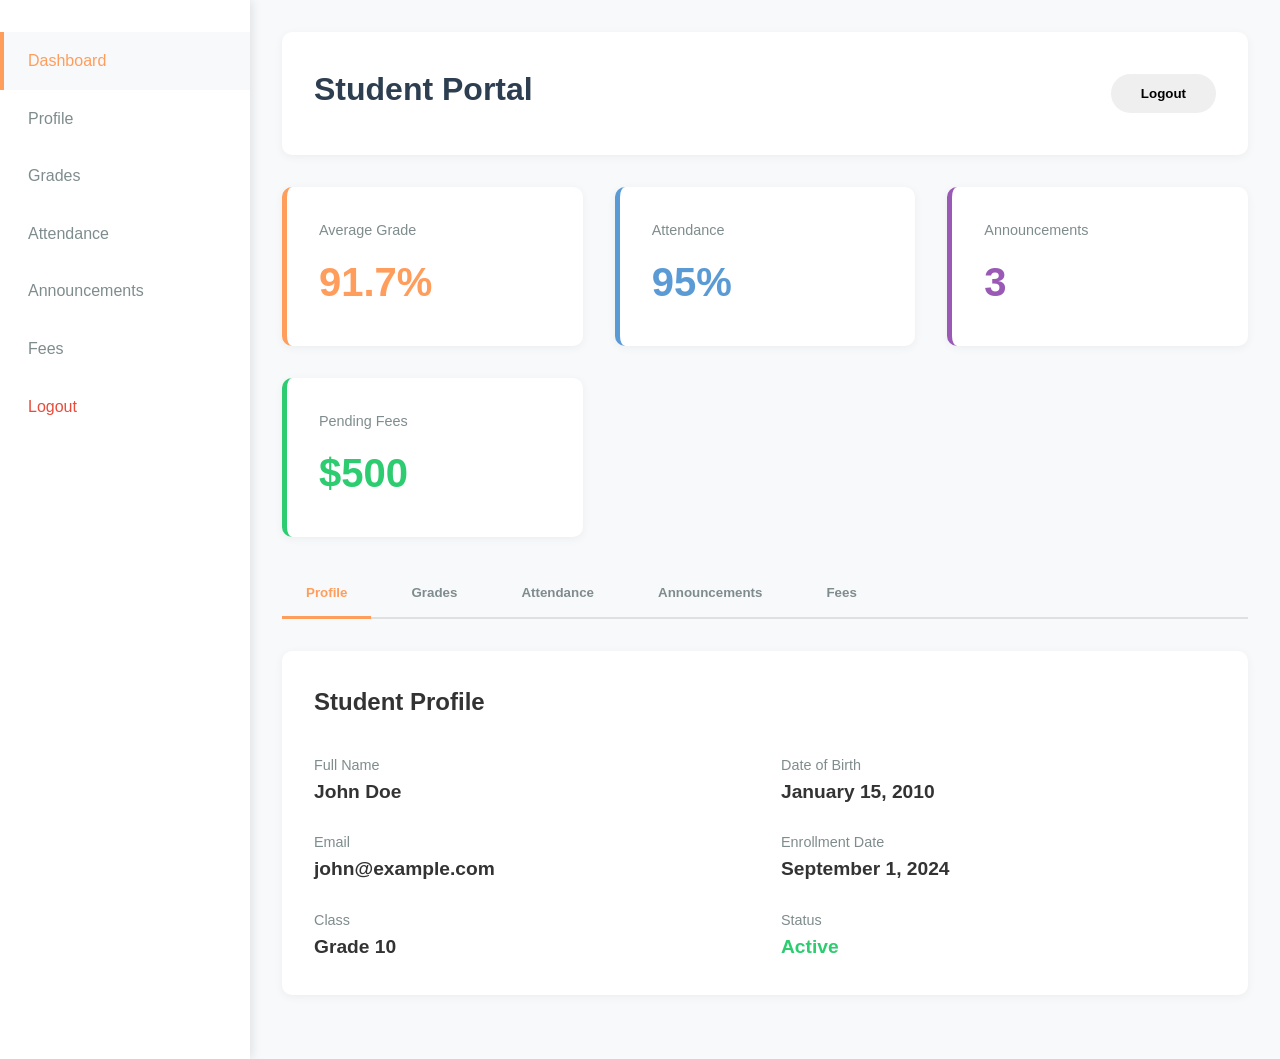
<file: student-dashboard.html>
<!DOCTYPE html>
<html lang="en">
<head>
  <meta charset="UTF-8">
  <meta name="viewport" content="width=device-width, initial-scale=1.0">
  <title>Student Dashboard - StarKids Academy</title>
  <link rel="stylesheet" href="style.css">
</head>
<body>
  <div class="dashboard">
    <!-- Sidebar -->
    <aside class="sidebar">
      <ul class="sidebar-menu">
        <li><a href="#" class="active">Dashboard</a></li>
        <li><a href="#" onclick="switchTab('profile-tab')">Profile</a></li>
        <li><a href="#" onclick="switchTab('grades-tab')">Grades</a></li>
        <li><a href="#" onclick="switchTab('attendance-tab')">Attendance</a></li>
        <li><a href="#" onclick="switchTab('announcements-tab')">Announcements</a></li>
        <li><a href="#" onclick="switchTab('fees-tab')">Fees</a></li>
        <li><a href="#" onclick="logout()" style="color: #E74C3C;">Logout</a></li>
      </ul>
    </aside>

    <!-- Main Content -->
    <div class="dashboard-content">
      <div class="dashboard-header">
        <div>
          <h1>Student Portal</h1>
          <p id="userGreeting" style="color: var(--light-text); margin-top: 0.5rem;"></p>
        </div>
        <button class="btn btn-primary" onclick="logout()">Logout</button>
      </div>

      <!-- Stats -->
      <div class="stats-grid">
        <div class="stat-card">
          <div class="stat-label">Average Grade</div>
          <div class="stat-value" id="avgGrade">91.7%</div>
        </div>
        <div class="stat-card blue">
          <div class="stat-label">Attendance</div>
          <div class="stat-value">95%</div>
        </div>
        <div class="stat-card purple">
          <div class="stat-label">Announcements</div>
          <div class="stat-value" id="announcementCount">3</div>
        </div>
        <div class="stat-card green">
          <div class="stat-label">Pending Fees</div>
          <div class="stat-value">$500</div>
        </div>
      </div>

      <!-- Tabs -->
      <div class="tabs">
        <button class="tab-btn active" onclick="switchTab('profile-tab')">Profile</button>
        <button class="tab-btn" onclick="switchTab('grades-tab')">Grades</button>
        <button class="tab-btn" onclick="switchTab('attendance-tab')">Attendance</button>
        <button class="tab-btn" onclick="switchTab('announcements-tab')">Announcements</button>
        <button class="tab-btn" onclick="switchTab('fees-tab')">Fees</button>
      </div>

      <!-- Profile Tab -->
      <div id="profile-tab" class="tab-content active">
        <div class="table-container">
          <div style="padding: 2rem;">
            <h2 style="margin-bottom: 2rem;">Student Profile</h2>
            <div style="display: grid; grid-template-columns: 1fr 1fr; gap: 2rem;">
              <div>
                <p style="color: var(--light-text); font-size: 0.9rem;">Full Name</p>
                <p style="font-size: 1.2rem; font-weight: 600; margin-bottom: 1.5rem;" id="profileName">John Doe</p>
                
                <p style="color: var(--light-text); font-size: 0.9rem;">Email</p>
                <p style="font-size: 1.2rem; font-weight: 600; margin-bottom: 1.5rem;" id="profileEmail">john@example.com</p>
                
                <p style="color: var(--light-text); font-size: 0.9rem;">Class</p>
                <p style="font-size: 1.2rem; font-weight: 600;" id="profileClass">Grade 10</p>
              </div>
              <div>
                <p style="color: var(--light-text); font-size: 0.9rem;">Date of Birth</p>
                <p style="font-size: 1.2rem; font-weight: 600; margin-bottom: 1.5rem;">January 15, 2010</p>
                
                <p style="color: var(--light-text); font-size: 0.9rem;">Enrollment Date</p>
                <p style="font-size: 1.2rem; font-weight: 600; margin-bottom: 1.5rem;">September 1, 2024</p>
                
                <p style="color: var(--light-text); font-size: 0.9rem;">Status</p>
                <p style="font-size: 1.2rem; font-weight: 600; color: var(--secondary-green);">Active</p>
              </div>
            </div>
          </div>
        </div>
      </div>

      <!-- Grades Tab -->
      <div id="grades-tab" class="tab-content">
        <div class="table-container">
          <table>
            <thead>
              <tr>
                <th>Subject</th>
                <th>Score</th>
                <th>Grade</th>
                <th>Term</th>
              </tr>
            </thead>
            <tbody id="gradesTable">
              <tr>
                <td>Mathematics</td>
                <td style="font-weight: 600; color: var(--primary-blue);">92%</td>
                <td><span class="badge badge-success">A</span></td>
                <td>Term 1</td>
              </tr>
              <tr>
                <td>English</td>
                <td style="font-weight: 600; color: var(--primary-blue);">88%</td>
                <td><span class="badge badge-success">B+</span></td>
                <td>Term 1</td>
              </tr>
              <tr>
                <td>Science</td>
                <td style="font-weight: 600; color: var(--primary-blue);">95%</td>
                <td><span class="badge badge-success">A</span></td>
                <td>Term 1</td>
              </tr>
            </tbody>
          </table>
        </div>
      </div>

      <!-- Attendance Tab -->
      <div id="attendance-tab" class="tab-content">
        <div class="table-container">
          <table>
            <thead>
              <tr>
                <th>Date</th>
                <th>Status</th>
              </tr>
            </thead>
            <tbody id="attendanceTable">
              <tr>
                <td>April 20, 2026</td>
                <td><span class="badge badge-success">Present</span></td>
              </tr>
              <tr>
                <td>April 19, 2026</td>
                <td><span class="badge badge-success">Present</span></td>
              </tr>
              <tr>
                <td>April 18, 2026</td>
                <td><span class="badge badge-danger">Absent</span></td>
              </tr>
            </tbody>
          </table>
        </div>
      </div>

      <!-- Announcements Tab -->
      <div id="announcements-tab" class="tab-content">
        <div id="announcementsList" style="display: grid; gap: 1.5rem;">
          <div style="padding: 1.5rem; background: linear-gradient(135deg, rgba(46, 204, 113, 0.1), rgba(39, 174, 96, 0.1)); border-radius: 10px; border-left: 4px solid var(--secondary-green);">
            <div style="display: flex; justify-content: space-between; margin-bottom: 0.5rem;">
              <h3 style="color: var(--dark-text);">School Holiday</h3>
              <span style="color: var(--light-text); font-size: 0.9rem;">April 20, 2026</span>
            </div>
            <p style="color: var(--light-text);">School will be closed on April 25-26</p>
          </div>
          <div style="padding: 1.5rem; background: linear-gradient(135deg, rgba(243, 156, 18, 0.1), rgba(230, 126, 34, 0.1)); border-radius: 10px; border-left: 4px solid var(--secondary-yellow);">
            <div style="display: flex; justify-content: space-between; margin-bottom: 0.5rem;">
              <h3 style="color: var(--dark-text);">Sports Day</h3>
              <span style="color: var(--light-text); font-size: 0.9rem;">April 19, 2026</span>
            </div>
            <p style="color: var(--light-text);">Annual sports day on May 1st</p>
          </div>
          <div style="padding: 1.5rem; background: linear-gradient(135deg, rgba(91, 155, 213, 0.1), rgba(46, 92, 138, 0.1)); border-radius: 10px; border-left: 4px solid var(--primary-blue);">
            <div style="display: flex; justify-content: space-between; margin-bottom: 0.5rem;">
              <h3 style="color: var(--dark-text);">Parent-Teacher Meeting</h3>
              <span style="color: var(--light-text); font-size: 0.9rem;">April 18, 2026</span>
            </div>
            <p style="color: var(--light-text);">Scheduled for May 5th</p>
          </div>
        </div>
      </div>

      <!-- Fees Tab -->
      <div id="fees-tab" class="tab-content">
        <div style="display: grid; gap: 1.5rem;">
          <div style="padding: 1.5rem; background: linear-gradient(135deg, rgba(243, 156, 18, 0.1), rgba(230, 126, 34, 0.1)); border-radius: 10px; border: 2px solid var(--secondary-yellow);">
            <div style="display: flex; justify-content: space-between; align-items: center; margin-bottom: 1rem;">
              <h3 style="color: var(--dark-text);">Tuition Fee</h3>
              <span class="badge badge-warning">Pending</span>
            </div>
            <p style="font-size: 1.5rem; font-weight: bold; color: var(--secondary-yellow); margin-bottom: 0.5rem;">$500</p>
            <p style="color: var(--light-text); font-size: 0.9rem;">Due: May 1, 2026</p>
          </div>
          <div style="padding: 1.5rem; background: linear-gradient(135deg, rgba(46, 204, 113, 0.1), rgba(39, 174, 96, 0.1)); border-radius: 10px; border: 2px solid var(--secondary-green);">
            <div style="display: flex; justify-content: space-between; align-items: center; margin-bottom: 1rem;">
              <h3 style="color: var(--dark-text);">Activity Fee</h3>
              <span class="badge badge-success">Paid</span>
            </div>
            <p style="font-size: 1.5rem; font-weight: bold; color: var(--secondary-green); margin-bottom: 0.5rem;">$100</p>
            <p style="color: var(--light-text); font-size: 0.9rem;">Paid: April 15, 2026</p>
          </div>
        </div>
        <button class="btn btn-primary" style="width: 100%; margin-top: 2rem; padding: 1rem;">Pay Outstanding Fees</button>
      </div>
    </div>
  </div>

  <script src="app.js"></script>
  <script>
    // Initialize dashboard
    window.addEventListener('DOMContentLoaded', function() {
      const user = getCurrentUser();
      if (user) {
        document.getElementById('userGreeting').textContent = `Welcome, ${user.name}!`;
      }
    });
  </script>
</body>
</html>
</file>
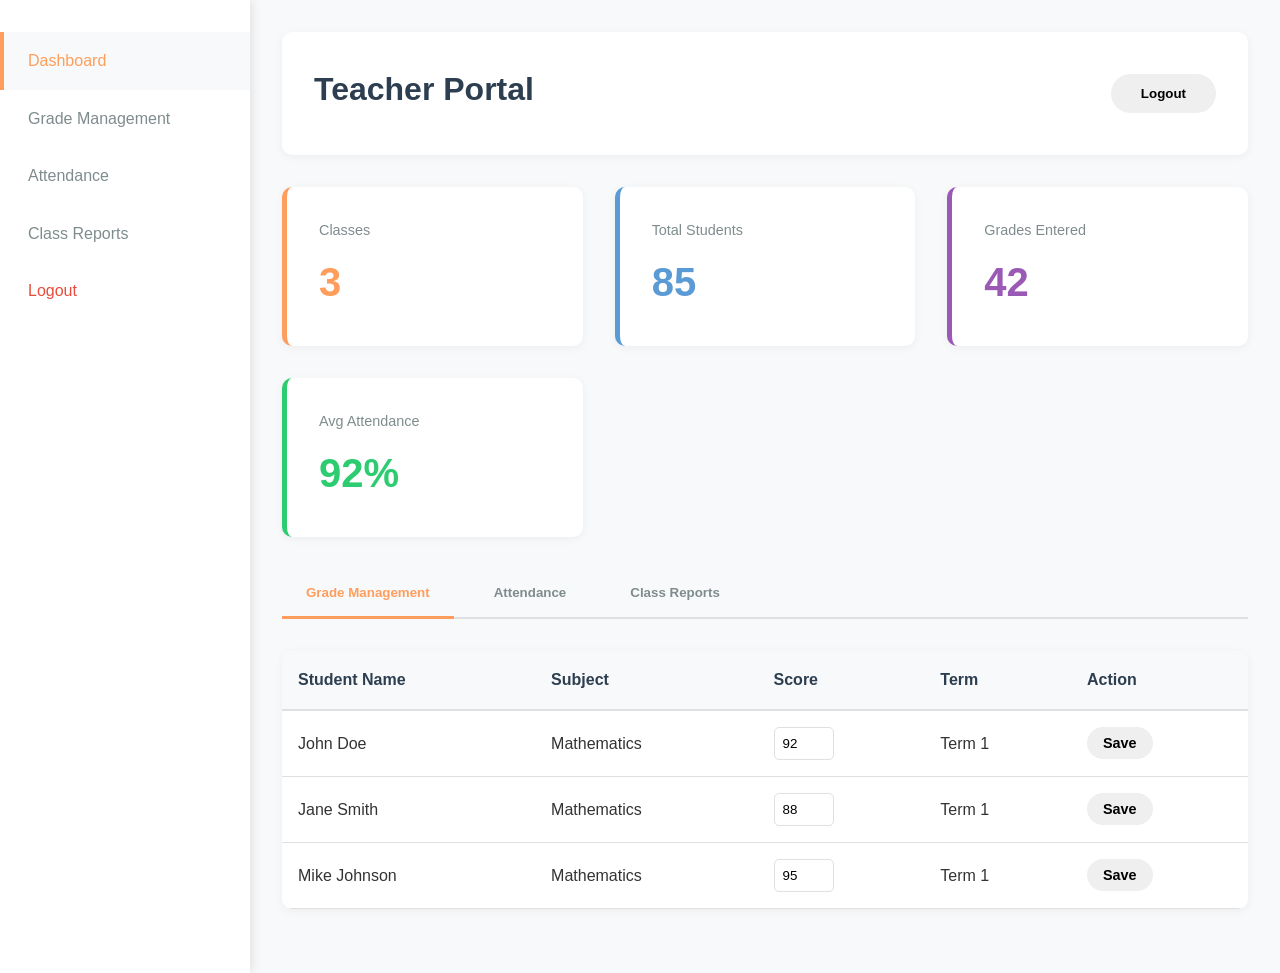
<file: teacher-dashboard.html>
<!DOCTYPE html>
<html lang="en">
<head>
  <meta charset="UTF-8">
  <meta name="viewport" content="width=device-width, initial-scale=1.0">
  <title>Teacher Dashboard - StarKid Digital Academy</title>
  <link rel="stylesheet" href="style.css">
</head>
<body>
  <div class="dashboard">
    <!-- Sidebar -->
    <aside class="sidebar">
      <ul class="sidebar-menu">
        <li><a href="#" class="active">Dashboard</a></li>
        <li><a href="#" onclick="switchTab('grades-tab')">Grade Management</a></li>
        <li><a href="#" onclick="switchTab('attendance-tab')">Attendance</a></li>
        <li><a href="#" onclick="switchTab('reports-tab')">Class Reports</a></li>
        <li><a href="#" onclick="logout()" style="color: #E74C3C;">Logout</a></li>
      </ul>
    </aside>

    <!-- Main Content -->
    <div class="dashboard-content">
      <div class="dashboard-header">
        <div>
          <h1>Teacher Portal</h1>
          <p id="userGreeting" style="color: var(--light-text); margin-top: 0.5rem;"></p>
        </div>
        <button class="btn btn-primary" onclick="logout()">Logout</button>
      </div>

      <!-- Stats -->
      <div class="stats-grid">
        <div class="stat-card">
          <div class="stat-label">Classes</div>
          <div class="stat-value">3</div>
        </div>
        <div class="stat-card blue">
          <div class="stat-label">Total Students</div>
          <div class="stat-value">85</div>
        </div>
        <div class="stat-card purple">
          <div class="stat-label">Grades Entered</div>
          <div class="stat-value">42</div>
        </div>
        <div class="stat-card green">
          <div class="stat-label">Avg Attendance</div>
          <div class="stat-value">92%</div>
        </div>
      </div>

      <!-- Tabs -->
      <div class="tabs">
        <button class="tab-btn active" onclick="switchTab('grades-tab')">Grade Management</button>
        <button class="tab-btn" onclick="switchTab('attendance-tab')">Attendance</button>
        <button class="tab-btn" onclick="switchTab('reports-tab')">Class Reports</button>
      </div>

      <!-- Grade Management Tab -->
      <div id="grades-tab" class="tab-content active">
        <div class="table-container">
          <table>
            <thead>
              <tr>
                <th>Student Name</th>
                <th>Subject</th>
                <th>Score</th>
                <th>Term</th>
                <th>Action</th>
              </tr>
            </thead>
            <tbody>
              <tr>
                <td>John Doe</td>
                <td>Mathematics</td>
                <td><input type="number" min="0" max="100" value="92" style="width: 60px; padding: 0.5rem; border: 1px solid var(--border-color); border-radius: 5px;"></td>
                <td>Term 1</td>
                <td><button class="btn btn-primary" style="padding: 0.5rem 1rem; font-size: 0.9rem;">Save</button></td>
              </tr>
              <tr>
                <td>Jane Smith</td>
                <td>Mathematics</td>
                <td><input type="number" min="0" max="100" value="88" style="width: 60px; padding: 0.5rem; border: 1px solid var(--border-color); border-radius: 5px;"></td>
                <td>Term 1</td>
                <td><button class="btn btn-primary" style="padding: 0.5rem 1rem; font-size: 0.9rem;">Save</button></td>
              </tr>
              <tr>
                <td>Mike Johnson</td>
                <td>Mathematics</td>
                <td><input type="number" min="0" max="100" value="95" style="width: 60px; padding: 0.5rem; border: 1px solid var(--border-color); border-radius: 5px;"></td>
                <td>Term 1</td>
                <td><button class="btn btn-primary" style="padding: 0.5rem 1rem; font-size: 0.9rem;">Save</button></td>
              </tr>
            </tbody>
          </table>
        </div>
      </div>

      <!-- Attendance Tab -->
      <div id="attendance-tab" class="tab-content">
        <div class="table-container">
          <table>
            <thead>
              <tr>
                <th>Student Name</th>
                <th>Date</th>
                <th>Status</th>
              </tr>
            </thead>
            <tbody>
              <tr>
                <td>John Doe</td>
                <td>April 20, 2026</td>
                <td>
                  <select style="padding: 0.5rem; border: 1px solid var(--border-color); border-radius: 5px; cursor: pointer;">
                    <option value="present">Present</option>
                    <option value="absent">Absent</option>
                    <option value="late">Late</option>
                    <option value="excused">Excused</option>
                  </select>
                </td>
              </tr>
              <tr>
                <td>Jane Smith</td>
                <td>April 20, 2026</td>
                <td>
                  <select style="padding: 0.5rem; border: 1px solid var(--border-color); border-radius: 5px; cursor: pointer;">
                    <option value="present" selected>Present</option>
                    <option value="absent">Absent</option>
                    <option value="late">Late</option>
                    <option value="excused">Excused</option>
                  </select>
                </td>
              </tr>
              <tr>
                <td>Mike Johnson</td>
                <td>April 20, 2026</td>
                <td>
                  <select style="padding: 0.5rem; border: 1px solid var(--border-color); border-radius: 5px; cursor: pointer;">
                    <option value="present">Present</option>
                    <option value="absent" selected>Absent</option>
                    <option value="late">Late</option>
                    <option value="excused">Excused</option>
                  </select>
                </td>
              </tr>
            </tbody>
          </table>
        </div>
        <button class="btn btn-primary" style="width: 100%; margin-top: 2rem; padding: 1rem;">Save Attendance</button>
      </div>

      <!-- Class Reports Tab -->
      <div id="reports-tab" class="tab-content">
        <div style="display: grid; gap: 2rem;">
          <div style="padding: 2rem; background: linear-gradient(135deg, rgba(243, 156, 18, 0.1), rgba(230, 126, 34, 0.1)); border-radius: 10px; border: 2px solid var(--secondary-yellow);">
            <h3 style="color: var(--dark-text); margin-bottom: 1rem;">Submit Class Report</h3>
            <textarea placeholder="Enter your class report here..." style="width: 100%; padding: 1rem; border: 2px solid var(--secondary-yellow); border-radius: 8px; font-family: Arial, sans-serif; resize: vertical; min-height: 150px;"></textarea>
            <button class="btn btn-primary" style="margin-top: 1rem; padding: 0.75rem 1.5rem;">Submit Report</button>
          </div>

          <div style="padding: 2rem; background-color: var(--light-bg); border-radius: 10px;">
            <h3 style="color: var(--dark-text); margin-bottom: 1.5rem;">Recent Reports</h3>
            <div style="display: grid; gap: 1rem;">
              <div style="padding: 1rem; background-color: var(--white); border-radius: 8px; border-left: 4px solid var(--primary-orange);">
                <p style="font-weight: 600; color: var(--dark-text);">Class Performance Summary - April 20, 2026</p>
                <p style="color: var(--light-text); font-size: 0.9rem; margin-top: 0.5rem;">Overall class performance is excellent with 90% average score.</p>
              </div>
              <div style="padding: 1rem; background-color: var(--white); border-radius: 8px; border-left: 4px solid var(--primary-orange);">
                <p style="font-weight: 600; color: var(--dark-text);">Attendance Report - April 19, 2026</p>
                <p style="color: var(--light-text); font-size: 0.9rem; margin-top: 0.5rem;">Attendance rate is 92% with 3 absences recorded.</p>
              </div>
            </div>
          </div>
        </div>
      </div>
    </div>
  </div>

  <script src="app.js"></script>
  <script>
    window.addEventListener('DOMContentLoaded', function() {
      const user = getCurrentUser();
      if (user) {
        document.getElementById('userGreeting').textContent = `Welcome, ${user.name}!`;
      }
    });
  </script>
</body>
</html>
</file>
<file: style.css>
:root {
    --primary-purple: #7b61ff;
    --primary-gradient: linear-gradient(135deg, #7b61ff 0%, #9c88ff 100%);
    --accent-orange: #ff7e5f;
    --bg-cream: #fffaf0;
    --text-dark: #333;
    --text-light: #666;
    --white: #ffffff;
    --pastel-green: #e1f5fe;
    --pastel-orange: #fff3e0;
    --pastel-blue: #e8eaf6;
    --pastel-pink: #fce4ec;
    --pastel-yellow: #fff9c4;
    --border-radius: 30px;
     --primary-orange: #FF9D5C;
  --primary-blue: #5B9BD5;
  --primary-purple: #9B59B6;
  --secondary-green: #2ECC71;
  --secondary-yellow: #F39C12;
  --light-bg: #F8F9FA;
  --white: #FFFFFF;
  --dark-text: #2C3E50;
  --light-text: #7F8C8D;
  --border-color: #E0E0E0;
}

* {
    margin: 0;
    padding: 0;
    box-sizing: border-box;
}

body {
    font-family: 'Poppins', sans-serif;
    background-color: var(--bg-cream);
    color: var(--text-dark);
    line-height: 1.6;
    overflow-x: hidden;
}

h1, h2, h3, h4 {
    font-family: 'Nunito', sans-serif;
    font-weight: 800;
}

.container {
    max-width: 1200px;
    margin: 0 auto;
    padding: 0 20px;
}

.subtitle {
    color: var(--accent-orange);
    font-weight: 700;
    text-transform: uppercase;
    letter-spacing: 1px;
    display: block;
    margin-bottom: 10px;
}

.btn {
    display: inline-block;
    padding: 12px 30px;
    border-radius: 50px;
    text-decoration: none;
    font-weight: 600;
    transition: all 0.3s ease;
    cursor: pointer;
    border: none;
}

.btn-orange {
    background-color: var(--accent-orange);
    color: var(--white);
    box-shadow: 0 4px 15px rgba(255, 126, 95, 0.3);
}

.btn-orange:hover {
    transform: translateY(-3px);
    box-shadow: 0 6px 20px rgba(255, 126, 95, 0.4);
}

/* Top Bar */
.top-bar {
    background: var(--primary-gradient);
    color: var(--white);
    padding: 10px 0;
    font-size: 14px;
}

.top-bar .container {
    display: flex;
    justify-content: space-between;
    align-items: center;
}

.top-info span {
    margin-right: 20px;
}

.top-info i {
    margin-right: 5px;
}

.top-social a {
    color: var(--white);
    margin-left: 15px;
    transition: opacity 0.3s;
}

.top-social a:hover {
    opacity: 0.8;
}

/* Navbar */
.navbar {
    background: var(--white);
    padding: 20px 0;
    box-shadow: 0 2px 10px rgba(0,0,0,0.05);
    position: sticky;
    top: 0;
    z-index: 1000;
}

.logo {
    font-family: 'Nunito', sans-serif;
    font-size: 32px;
    font-weight: 900;
    /* color: var(--primary-purple); */
    color: #7b61ff;
    text-decoration: none;
    display: flex;
    align-items: center;
    gap: 10px;
}

.logo span {
    color: var(--accent-orange);
}

.navbar .container {
    display: flex;
    justify-content: space-between;
    align-items: center;
}

.nav-links {
    display: flex;
    list-style: none;
}

.nav-links li {
    margin: 0 15px;
}

.nav-links a {
    text-decoration: none;
    color: var(--text-dark);
    font-weight: 600;
    transition: color 0.3s;
}

.nav-links a.active, .nav-links a:hover {
    color: #7b61ff;
}

.mobile-menu-btn {
    display: none;
    font-size: 24px;
    cursor: pointer;
}


/* result checker btn */
.btn-result {
  background:#7b61ff;
  color: white;
  margin-left: 10px;
  box-shadow: 0 4px 15px rgba(91, 155, 213, 0.3);
}

.btn-result:hover {
  transform: translateY(-3px);
  box-shadow: 0 6px 20px rgba(91, 155, 213, 0.4);
}

/* Hide mobile menu button link on desktop */
.mobile-only {
  display: none;
}

.mobile-result-btn {
  display: block;
  background: #5B9BD5;
  color: white !important;
  padding: 12px 20px;
  border-radius: 50px;
  text-align: center;
  margin-top: 10px;
  text-decoration: none;
  font-weight: 600;
}

/* Mobile responsiveness */
@media (max-width: 992px) {
  .nav-actions .btn-result {
    display: none;
  }

  .mobile-only {
    display: block;
    width: 100%;
  }

  .nav-links {
    display: none;
    flex-direction: column;
    position: absolute;
    top: 100%;
    left: 0;
    width: 100%;
    background: white;
    padding: 20px;
    box-shadow: 0 10px 20px rgba(0,0,0,0.1);
    z-index: 999;
  }

  .nav-links.active {
    display: flex !important;
  }
}


/* Hero Section */
.hero {
    padding: 80px 0 120px;
    background: var(--bg-cream);
    position: relative;
}

.hero::after {
    content: '';
    position: absolute;
    bottom: 0;
    left: 0;
    width: 100%;
    height: 100px;
    background: url('data:image/svg+xml;utf8,<svg xmlns="http://www.w3.org/2000/svg" viewBox="0 0 1440 320"><path fill="%23ffffff" fill-opacity="1" d="M0,224L48,213.3C96,203,192,181,288,181.3C384,181,480,203,576,224C672,245,768,267,864,250.7C960,235,1056,181,1152,165.3C1248,149,1344,171,1392,181.3L1440,192L1440,320L1392,320C1344,320,1248,320,1152,320C1056,320,960,320,864,320C768,320,672,320,576,320C480,320,384,320,288,320C192,320,96,320,48,320L0,320Z"></path></svg>');
    background-size: cover;
    background-repeat: no-repeat;
}

.hero .container {
    display: flex;
    align-items: center;
    gap: 50px;
}

.hero-content {
    flex: 1;
}

.hero-content h1 {
    font-size: 56px;
    line-height: 1.2;
    margin-bottom: 20px;
    color: #2c3e50;
}

.hero-content p {
    font-size: 18px;
    color: var(--text-light);
    margin-bottom: 30px;
}

.hero-btns {
    display: flex;
    align-items: center;
    gap: 20px;
}

.play-btn {
    text-decoration: none;
    color: var(--text-dark);
    font-weight: 600;
    display: flex;
    align-items: center;
    gap: 10px;
}

.play-btn i {
    width: 40px;
    height: 40px;
    background: var(--white);
    border-radius: 50%;
    display: flex;
    align-items: center;
    justify-content: center;
    color: var(--accent-orange);
    box-shadow: 0 4px 10px rgba(0,0,0,0.1);
}

.hero-image {
    flex: 1;
    position: relative;
}

.hero-image img {
    width: 100%;
    border-radius: 150px 150px 0 150px;
    position: relative;
    z-index: 2;
    box-shadow: 0 20px 40px rgba(0,0,0,0.1);
}

/* Features Section */
.features {
    padding: 100px 0;
}

.features .container {
    display: flex;
    align-items: center;
    gap: 60px;
}

.about-img {
    flex: 1;
}

.about-img img {
    width: 100%;
    border-radius: 100px 100px 0 100px;
    box-shadow: 20px 20px 0 var(--pastel-blue);
}

.about-content {
    flex: 1;
}

.about-content h2 {
    font-size: 40px;
    margin-bottom: 20px;
}

.feature-list {
    display: grid;
    grid-template-columns: 1fr 1fr;
    gap: 20px;
    margin: 30px 0;
}

.feature-item {
    display: flex;
    align-items: center;
    gap: 15px;
    font-weight: 600;
}

.feature-item .icon {
    width: 40px;
    height: 40px;
    background: var(--white);
    border-radius: 50%;
    display: flex;
    align-items: center;
    justify-content: center;
    color: var(--accent-orange);
    box-shadow: 0 4px 10px rgba(0,0,0,0.05);
}

/* Programs Section */
.programs {
    padding: 100px 0;
    background-color: #f8f9fa;
}

.section-header {
    text-align: center;
    max-width: 700px;
    margin: 0 auto 50px;
}

.section-header h2 {
    font-size: 40px;
}

.program-cards {
    display: grid;
    grid-template-columns: repeat(3, 1fr);
    gap: 30px;
}

.program-card {
    background: var(--white);
    padding: 30px;
    border-radius: 50px;
    text-align: center;
    transition: transform 0.3s;
    position: relative;
    box-shadow: 0 10px 30px rgba(0,0,0,0.05);
}

.program-card:hover {
    transform: translateY(-10px);
}

.card-img {
    margin-bottom: 20px;
}

.card-img img {
    width: 100%;
    height: 200px;
    object-fit: cover;
    border-radius: 20px;
}

.program-card h3 {
    margin-bottom: 10px;
}

.program-card p {
    color: var(--text-light);
    margin-bottom: 15px;
}

.program-icon {
  width: 80px;
  height: 80px;
  border-radius: 50%;
  display: flex;
  align-items: center;
  justify-content: center;
  margin: 0 auto 1rem;
  font-size: 2.5rem;
}


.arrow-btn {
    width: 40px;
    height: 40px;
    background: var(--primary-purple);
    color: var(--white);
    border-radius: 50%;
    display: flex;
    align-items: center;
    justify-content: center;
    margin: 20px auto 0;
    text-decoration: none;
}

.card-green { border-bottom: 5px solid #4caf50; }
.card-orange { border-bottom: 5px solid #ff9800; }
.card-blue { border-bottom: 5px solid #2196f3; }

/* Activities Section */
.activities {
    padding: 100px 0;
}

.activities .container {
    display: flex;
    align-items: center;
    gap: 50px;
}

.activities-content {
    flex: 1.5;
}

.activities-content h2 {
    font-size: 40px;
    margin-bottom: 40px;
}

.activity-grid {
    display: grid;
    grid-template-columns: 1fr 1fr;
    gap: 30px;
}

.activity-item {
    display: flex;
    gap: 20px;
}

.activity-item .icon {
    min-width: 60px;
    height: 60px;
    border-radius: 15px;
    display: flex;
    align-items: center;
    justify-content: center;
    font-size: 24px;
    color: var(--white);
}

.bg-yellow { background-color: #ffc107; }
.bg-pink { background-color: #e91e63; }
.bg-blue { background-color: #03a9f4; }
.bg-purple { background-color: #9c27b0; }

.activities-img {
    flex: 1;
    text-align: center;
}

.giraffe {
    max-width: 100%;
    animation: float 3s ease-in-out infinite;
}

.feature-icon {
  width: 60px;
  height: 60px;
  border-radius: 15px;
  display: flex;
  align-items: center;
  justify-content: center;
  margin-bottom: 1rem;
  font-size: 2rem;
}

@keyframes float {
    0%, 100% { transform: translateY(0); }
    50% { transform: translateY(-20px); }
}

/* Instructors Section */
.instructors {
    padding: 100px 0;
}

.instructor-grid {
    display: grid;
    grid-template-columns: repeat(4, 1fr);
    gap: 20px;
}

.instructor-card {
    text-align: center;
}

.instructor-img {
    border-radius: 20px;
    overflow: hidden;
    margin-bottom: 15px;
    height: 350px;
}

.instructor-img img {
    width: 100%;
    height: 100%;
    object-fit: cover;
}

.bg-teal { background-color: #009688; }

/* Footer */
.news {
    background: var(--primary-gradient);
    color: var(--white);
    padding: 10px 0 20px;
    margin-top: 100px;
    border-radius: 100px 100px 0 0;
}

.newsletter {
    background: var(--white);
    padding: 40px;
    border-radius: 30px;
    display: flex;
    justify-content: space-between;
    align-items: center;
    margin-bottom: 50px;
    color: var(--text-dark);
    box-shadow: 0 10px 30px rgba(0,0,0,0.1);
}

.newsletter h3 {
    flex: 1;
    font-size: 24px;
}

.newsletter-form {
    flex: 1;
    display: flex;
    gap: 10px;
}

.newsletter-form input {
    flex: 1;
    padding: 15px 20px;
    border-radius: 50px;
    border: 1px solid #ddd;
    outline: none;
}

/* .footer-bottom {
    text-align: center;
    border-top: 1px solid rgba(255,255,255,0.1);
    padding-top: 20px;
} */


/* Footer */
footer {
  background-color: #1A1A1A;
  color: var(--white);
  padding: 3rem 2rem;
}

.footer-content {
  max-width: 1200px;
  margin: 0 auto;
  display: grid;
  grid-template-columns: repeat(auto-fit, minmax(250px, 1fr));
  gap: 2rem;
  margin-bottom: 2rem;
}

.footer-section h3 {
  margin-bottom: 1rem;
}

.footer-section a {
  display: block;
  color: #AAA;
  text-decoration: none;
  margin-bottom: 0.5rem;
  transition: color 0.3s;
}

.footer-section a:hover {
  color: var(--primary-orange);
}

.footer-bottom {
  border-top: 1px solid #333;
  padding-top: 2rem;
  text-align: center;
  color: #AAA;
}


/* Responsive */
@media (max-width: 992px) {
    .hero .container, .features .container, .activities .container {
        flex-direction: column;
        text-align: center;
    }
    .hero-btns {
        justify-content: center;
    }
    .program-cards, .instructor-grid {
        grid-template-columns: repeat(2, 1fr);
    }
    .nav-links {
        display: none;
        position: absolute;
        top: 100%;
        left: 0;
        width: 100%;
        background: var(--white);
        flex-direction: column;
        padding: 20px;
        box-shadow: 0 10px 20px rgba(0,0,0,0.1);
    }
    .nav-links.active {
        display: flex;
    }
    .nav-links li {
        margin: 10px 0;
    }
    .nav-actions {
        display: none;
    }
    .mobile-menu-btn {
        display: block;
    }
    .newsletter {
        flex-direction: column;
        gap: 20px;
    }
}

@media (max-width: 576px) {
    .program-cards, .instructor-grid, .activity-grid, .feature-list {
        grid-template-columns: 1fr;
    }
    .hero-content h1 {
        font-size: 36px;
    }
}
/* Forms */
.form-group {
  margin-bottom: 1.5rem;
}

.form-group label {
  display: block;
  margin-bottom: 0.5rem;
  font-weight: 600;
  color: var(--dark-text);
}

.form-group input,
.form-group select,
.form-group textarea {
  width: 100%;
  padding: 0.75rem;
  border: 2px solid var(--border-color);
  border-radius: 8px;
  font-size: 1rem;
  transition: border-color 0.3s;
}

.form-group input:focus,
.form-group select:focus,
.form-group textarea:focus {
  outline: none;
  border-color: var(--primary-orange);
}

/* Login/Register Pages */
.auth-container {
  min-height: 100vh;
  display: flex;
  align-items: center;
  justify-content: center;
  background: linear-gradient(135deg, rgba(255, 157, 92, 0.1), rgba(91, 155, 213, 0.1));
  padding: 2rem;
}

.auth-box {
  background-color: var(--white);
  padding: 3rem;
  border-radius: 15px;
  box-shadow: 0 10px 40px rgba(0, 0, 0, 0.1);
  max-width: 500px;
  width: 100%;
}

.auth-header {
  background: linear-gradient(135deg, var(--primary-orange), var(--secondary-yellow));
  color: var(--white);
  padding: 2rem;
  border-radius: 15px 15px 0 0;
  margin: -3rem -3rem 2rem -3rem;
  text-align: center;
}

.auth-header h2 {
  font-size: 2rem;
  margin-bottom: 0.5rem;
}

.auth-header p {
  opacity: 0.9;
}

/* Dashboard */
.dashboard {
  display: grid;
  grid-template-columns: 250px 1fr;
  min-height: 100vh;
  background-color: var(--light-bg);
}

.sidebar {
  background-color: var(--white);
  padding: 2rem 0;
  box-shadow: 2px 0 10px rgba(0, 0, 0, 0.1);
}

.sidebar-menu {
  list-style: none;
}

.sidebar-menu li {
  margin: 0;
}

.sidebar-menu a {
  display: block;
  padding: 1rem 1.5rem;
  text-decoration: none;
  color: var(--light-text);
  transition: all 0.3s;
  border-left: 4px solid transparent;
}

.sidebar-menu a:hover,
.sidebar-menu a.active {
  background-color: var(--light-bg);
  color: var(--primary-orange);
  border-left-color: var(--primary-orange);
}

.dashboard-content {
  padding: 2rem;
}

.dashboard-header {
  background-color: var(--white);
  padding: 2rem;
  border-radius: 10px;
  margin-bottom: 2rem;
  box-shadow: 0 2px 10px rgba(0, 0, 0, 0.05);
  display: flex;
  justify-content: space-between;
  align-items: center;
}

.dashboard-header h1 {
  font-size: 2rem;
  color: var(--dark-text);
}

/* Stats Cards */
.stats-grid {
  display: grid;
  grid-template-columns: repeat(auto-fit, minmax(250px, 1fr));
  gap: 2rem;
  margin-bottom: 2rem;
}

.stat-card {
  background-color: var(--white);
  padding: 2rem;
  border-radius: 10px;
  box-shadow: 0 2px 10px rgba(0, 0, 0, 0.05);
  border-left: 5px solid var(--primary-orange);
}

.stat-card.blue {
  border-left-color: var(--primary-blue);
}

.stat-card.purple {
  border-left-color: var(--primary-purple);
}

.stat-card.green {
  border-left-color: var(--secondary-green);
}

.stat-label {
  color: var(--light-text);
  font-size: 0.9rem;
  margin-bottom: 0.5rem;
}

.stat-value {
  font-size: 2.5rem;
  font-weight: bold;
  color: var(--primary-orange);
}

.stat-card.blue .stat-value {
  color: var(--primary-blue);
}

.stat-card.purple .stat-value {
  color: var(--primary-purple);
}

.stat-card.green .stat-value {
  color: var(--secondary-green);
}

/* Tables */
.table-container {
  background-color: var(--white);
  border-radius: 10px;
  overflow: hidden;
  box-shadow: 0 2px 10px rgba(0, 0, 0, 0.05);
  margin-bottom: 2rem;
}

table {
  width: 100%;
  border-collapse: collapse;
}

th {
  background-color: var(--light-bg);
  padding: 1rem;
  text-align: left;
  font-weight: 600;
  color: var(--dark-text);
  border-bottom: 2px solid var(--border-color);
}

td {
  padding: 1rem;
  border-bottom: 1px solid var(--border-color);
}

tr:hover {
  background-color: var(--light-bg);
}

/* Tabs */
.tabs {
  display: flex;
  gap: 1rem;
  margin-bottom: 2rem;
  border-bottom: 2px solid var(--border-color);
}

.tab-btn {
  padding: 1rem 1.5rem;
  background: none;
  border: none;
  cursor: pointer;
  font-weight: 600;
  color: var(--light-text);
  transition: all 0.3s;
  border-bottom: 3px solid transparent;
  margin-bottom: -2px;
}

.tab-btn.active {
  color: var(--primary-orange);
  border-bottom-color: var(--primary-orange);
}

.tab-content {
  display: none;
}

.tab-content.active {
  display: block;
}

/* Badges */
.badge {
  display: inline-block;
  padding: 0.5rem 1rem;
  border-radius: 20px;
  font-size: 0.85rem;
  font-weight: 600;
}

.badge-success {
  background-color: rgba(46, 204, 113, 0.2);
  color: var(--secondary-green);
}

.badge-warning {
  background-color: rgba(243, 156, 18, 0.2);
  color: var(--secondary-yellow);
}

.badge-danger {
  background-color: rgba(231, 76, 60, 0.2);
  color: #E74C3C;
}

.badge-info {
  background-color: rgba(91, 155, 213, 0.2);
  color: var(--primary-blue);
}

/* Responsive */
@media (max-width: 768px) {
  .navbar {
    flex-direction: column;
    gap: 1rem;
  }

  .nav-links {
    display: none;
  }

  .hero-content {
    grid-template-columns: 1fr;
  }

  .hero-text h1 {
    font-size: 2rem;
  }

  .dashboard {
    grid-template-columns: 1fr;
  }

  .sidebar {
    display: none;
  }

  .features-grid,
  .programs-grid,
  .testimonials-grid,
  .stats-grid {
    grid-template-columns: 1fr;
  }

  .hero-buttons {
    flex-direction: column;
  }

  .btn {
    width: 100%;
  }
}

/* Utility Classes */
.container {
  max-width: 1200px;
  margin: 0 auto;
  padding: 0 2rem;
}

.text-center {
  text-align: center;
}

.mt-1 { margin-top: 0.5rem; }
.mt-2 { margin-top: 1rem; }
.mt-3 { margin-top: 1.5rem; }
.mt-4 { margin-top: 2rem; }

.mb-1 { margin-bottom: 0.5rem; }
.mb-2 { margin-bottom: 1rem; }
.mb-3 { margin-bottom: 1.5rem; }
.mb-4 { margin-bottom: 2rem; }

.hidden {
  display: none;
}

.error {
  color: #E74C3C;
  font-size: 0.9rem;
  margin-top: 0.5rem;
}

.success {
  color: var(--secondary-green);
  font-size: 0.9rem;
  margin-top: 0.5rem;
}

/* result checker */
</file>
